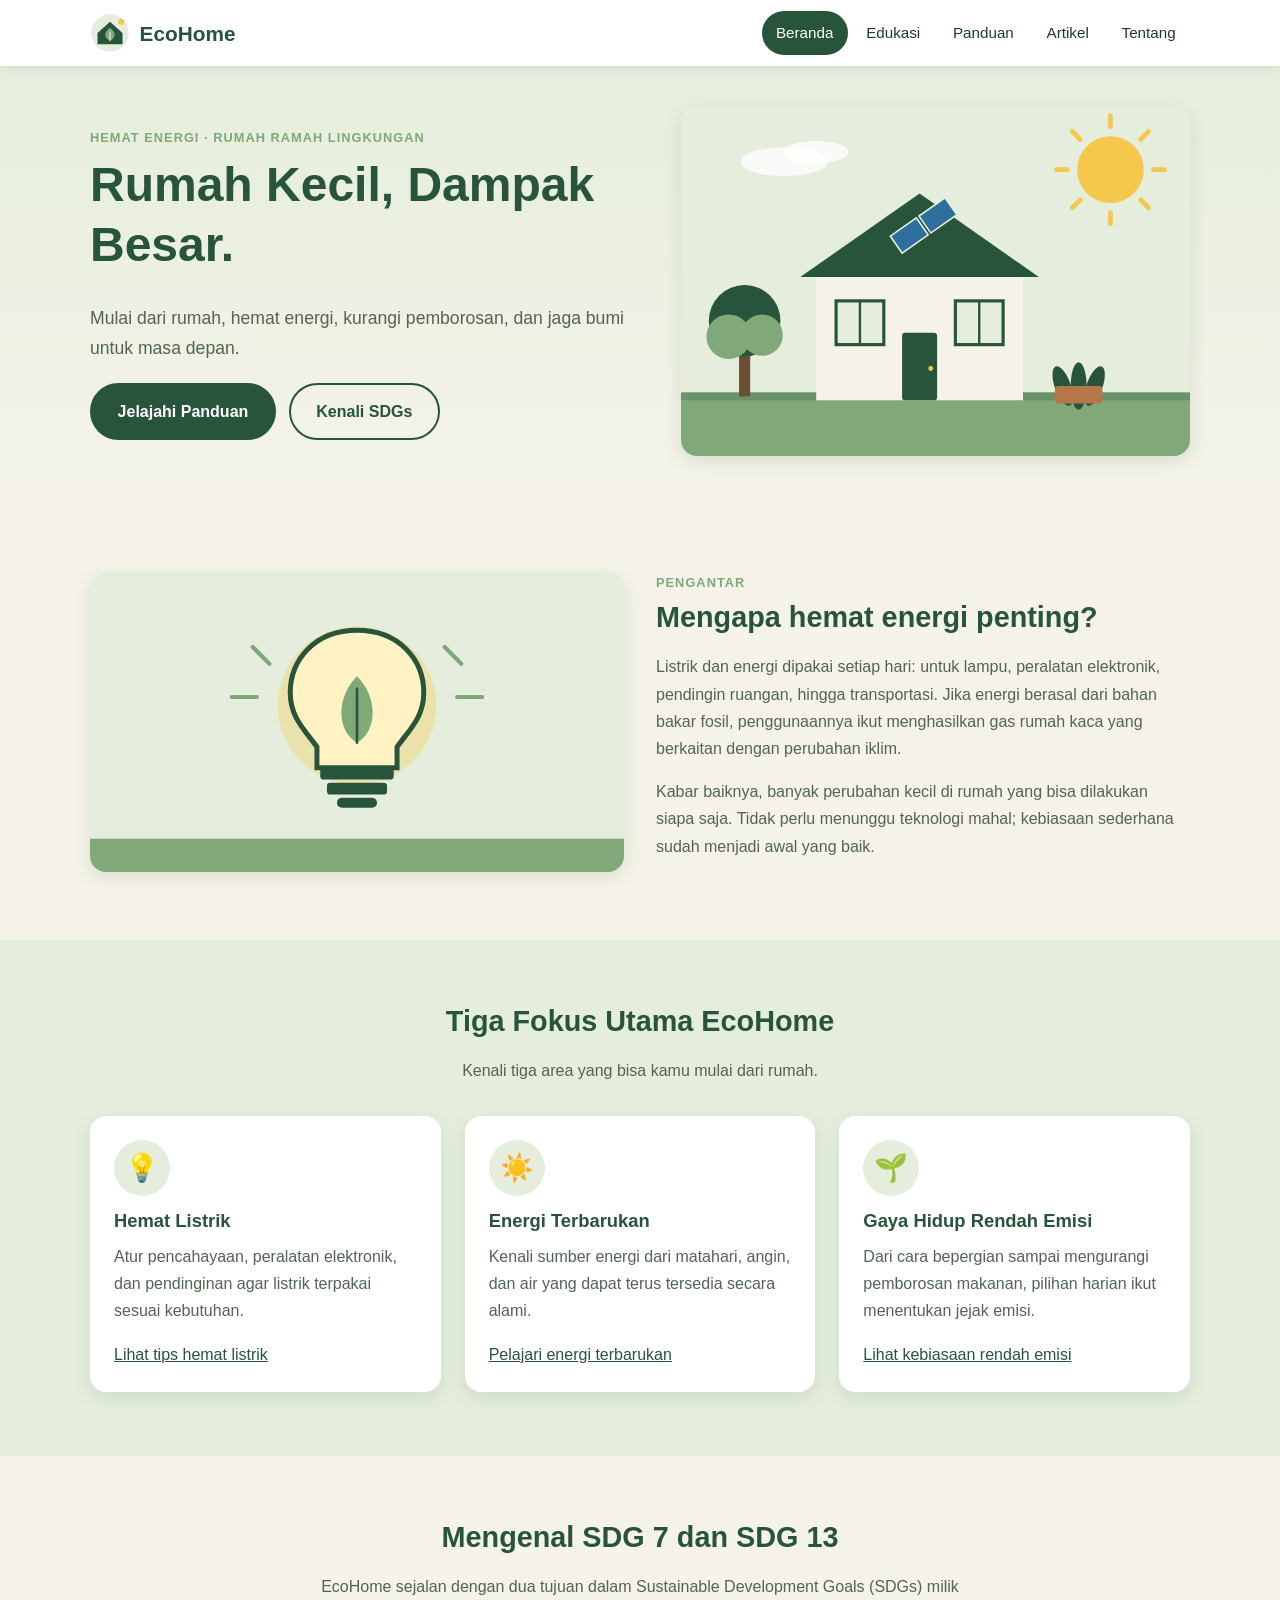
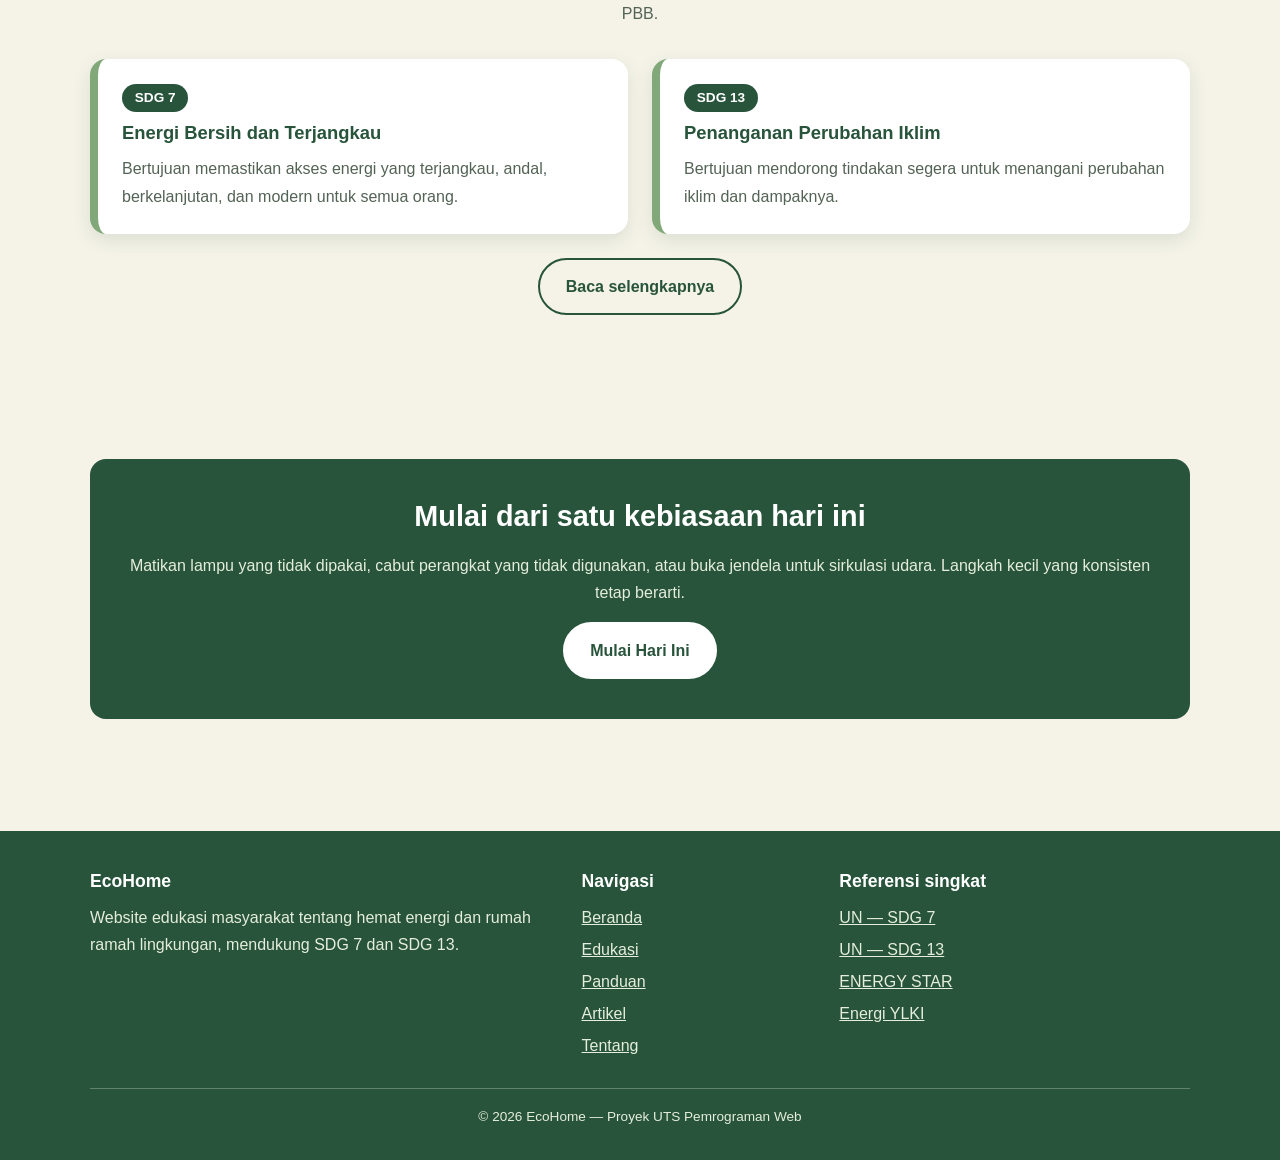
<file: index.html>
<!DOCTYPE html>
<html lang="id">
<head>
  <meta charset="UTF-8">
  <meta name="viewport" content="width=device-width, initial-scale=1.0">
  <meta name="description" content="EcoHome - website edukasi hemat energi dan rumah ramah lingkungan (SDG 7 dan SDG 13).">
  <title>EcoHome — Rumah Hemat Energi</title>
  <link rel="stylesheet" href="css/style.css">
</head>
<body>
  <a class="skip-link" href="#konten">Lewati ke konten utama</a>

  <header class="site-header">
    <div class="container header-inner">
      <a class="brand" href="index.html"><img src="images/logo.svg" alt="" width="40" height="40"><span>EcoHome</span></a>
      <nav aria-label="Navigasi utama">
        <ul class="nav-list">
          <li><a class="nav-link active" href="index.html" aria-current="page">Beranda</a></li>
          <li><a class="nav-link" href="edukasi.html">Edukasi</a></li>
          <li><a class="nav-link" href="panduan.html">Panduan</a></li>
          <li><a class="nav-link" href="artikel.html">Artikel</a></li>
          <li><a class="nav-link" href="tentang.html">Tentang</a></li>
        </ul>
      </nav>
    </div>
  </header>

  <main id="konten">
    <section class="hero">
      <div class="container hero-grid">
        <div>
          <span class="eyebrow">Hemat Energi · Rumah Ramah Lingkungan</span>
          <h1>Rumah Kecil, Dampak Besar.</h1>
          <p class="lead">Mulai dari rumah, hemat energi, kurangi pemborosan, dan jaga bumi untuk masa depan.</p>
          <div class="btn-row">
            <a class="btn btn-primary" href="panduan.html">Jelajahi Panduan</a>
            <a class="btn btn-outline" href="edukasi.html">Kenali SDGs</a>
          </div>
        </div>
        <img class="hero-img" src="images/hero-house.svg" alt="Ilustrasi rumah ramah lingkungan dengan panel surya di atap, pohon, tanaman, dan matahari" width="640" height="440">
      </div>
    </section>

    <section class="section">
      <div class="container split">
        <img src="images/energy-saving.svg" alt="Ilustrasi lampu hemat energi dengan daun hijau di dalamnya" width="640" height="360" loading="lazy">
        <div>
          <span class="eyebrow">Pengantar</span>
          <h2>Mengapa hemat energi penting?</h2>
          <p>Listrik dan energi dipakai setiap hari: untuk lampu, peralatan elektronik, pendingin ruangan, hingga transportasi. Jika energi berasal dari bahan bakar fosil, penggunaannya ikut menghasilkan gas rumah kaca yang berkaitan dengan perubahan iklim.</p>
          <p>Kabar baiknya, banyak perubahan kecil di rumah yang bisa dilakukan siapa saja. Tidak perlu menunggu teknologi mahal; kebiasaan sederhana sudah menjadi awal yang baik.</p>
        </div>
      </div>
    </section>

    <section class="section section-alt">
      <div class="container">
        <div class="section-title">
          <h2>Tiga Fokus Utama EcoHome</h2>
          <p>Kenali tiga area yang bisa kamu mulai dari rumah.</p>
        </div>
        <div class="grid grid-3">
          <article class="card">
            <div class="card-icon" aria-hidden="true">💡</div>
            <h3>Hemat Listrik</h3>
            <p>Atur pencahayaan, peralatan elektronik, dan pendinginan agar listrik terpakai sesuai kebutuhan.</p>
            <a href="panduan.html">Lihat tips hemat listrik</a>
          </article>
          <article class="card">
            <div class="card-icon" aria-hidden="true">☀️</div>
            <h3>Energi Terbarukan</h3>
            <p>Kenali sumber energi dari matahari, angin, dan air yang dapat terus tersedia secara alami.</p>
            <a href="edukasi.html#energi-terbarukan">Pelajari energi terbarukan</a>
          </article>
          <article class="card">
            <div class="card-icon" aria-hidden="true">🌱</div>
            <h3>Gaya Hidup Rendah Emisi</h3>
            <p>Dari cara bepergian sampai mengurangi pemborosan makanan, pilihan harian ikut menentukan jejak emisi.</p>
            <a href="panduan.html#rendah-emisi">Lihat kebiasaan rendah emisi</a>
          </article>
        </div>
      </div>
    </section>

    <section class="section">
      <div class="container">
        <div class="section-title">
          <h2>Mengenal SDG 7 dan SDG 13</h2>
          <p>EcoHome sejalan dengan dua tujuan dalam Sustainable Development Goals (SDGs) milik PBB.</p>
        </div>
        <div class="grid grid-2">
          <article class="card sdg-card">
            <span class="sdg-number">SDG 7</span>
            <h3>Energi Bersih dan Terjangkau</h3>
            <p>Bertujuan memastikan akses energi yang terjangkau, andal, berkelanjutan, dan modern untuk semua orang.</p>
          </article>
          <article class="card sdg-card">
            <span class="sdg-number">SDG 13</span>
            <h3>Penanganan Perubahan Iklim</h3>
            <p>Bertujuan mendorong tindakan segera untuk menangani perubahan iklim dan dampaknya.</p>
          </article>
        </div>
        <p style="text-align:center; margin-top:1.5rem;"><a class="btn btn-outline" href="edukasi.html#sdgs">Baca selengkapnya</a></p>
      </div>
    </section>

    <section class="section">
      <div class="container">
        <div class="cta">
          <h2>Mulai dari satu kebiasaan hari ini</h2>
          <p>Matikan lampu yang tidak dipakai, cabut perangkat yang tidak digunakan, atau buka jendela untuk sirkulasi udara. Langkah kecil yang konsisten tetap berarti.</p>
          <a class="btn btn-primary" style="background:var(--white); color:var(--green-dark); border-color:var(--white);" href="panduan.html#mulai-hari-ini">Mulai Hari Ini</a>
        </div>
      </div>
    </section>
  </main>

  <footer class="site-footer">
    <div class="container">
      <div class="footer-grid">
        <div>
          <h2>EcoHome</h2>
          <p>Website edukasi masyarakat tentang hemat energi dan rumah ramah lingkungan, mendukung SDG 7 dan SDG 13.</p>
        </div>
        <nav aria-label="Navigasi footer">
          <h2>Navigasi</h2>
          <ul class="footer-links">
            <li><a href="index.html">Beranda</a></li>
            <li><a href="edukasi.html">Edukasi</a></li>
            <li><a href="panduan.html">Panduan</a></li>
            <li><a href="artikel.html">Artikel</a></li>
            <li><a href="tentang.html">Tentang</a></li>
          </ul>
        </nav>
        <div>
          <h2>Referensi singkat</h2>
          <ul class="footer-links">
            <li><a href="https://sdgs.un.org/goals/goal7" target="_blank" rel="noopener">UN — SDG 7</a></li>
            <li><a href="https://sdgs.un.org/goals/goal13" target="_blank" rel="noopener">UN — SDG 13</a></li>
            <li><a href="https://www.energystar.gov/saveathome" target="_blank" rel="noopener">ENERGY STAR</a></li>
            <li><a href="https://energi.ylki.or.id/" target="_blank" rel="noopener">Energi YLKI</a></li>
          </ul>
        </div>
      </div>
      <p class="footer-bottom">© 2026 EcoHome — Proyek UTS Pemrograman Web</p>
    </div>
  </footer>
</body>
</html>
</file>
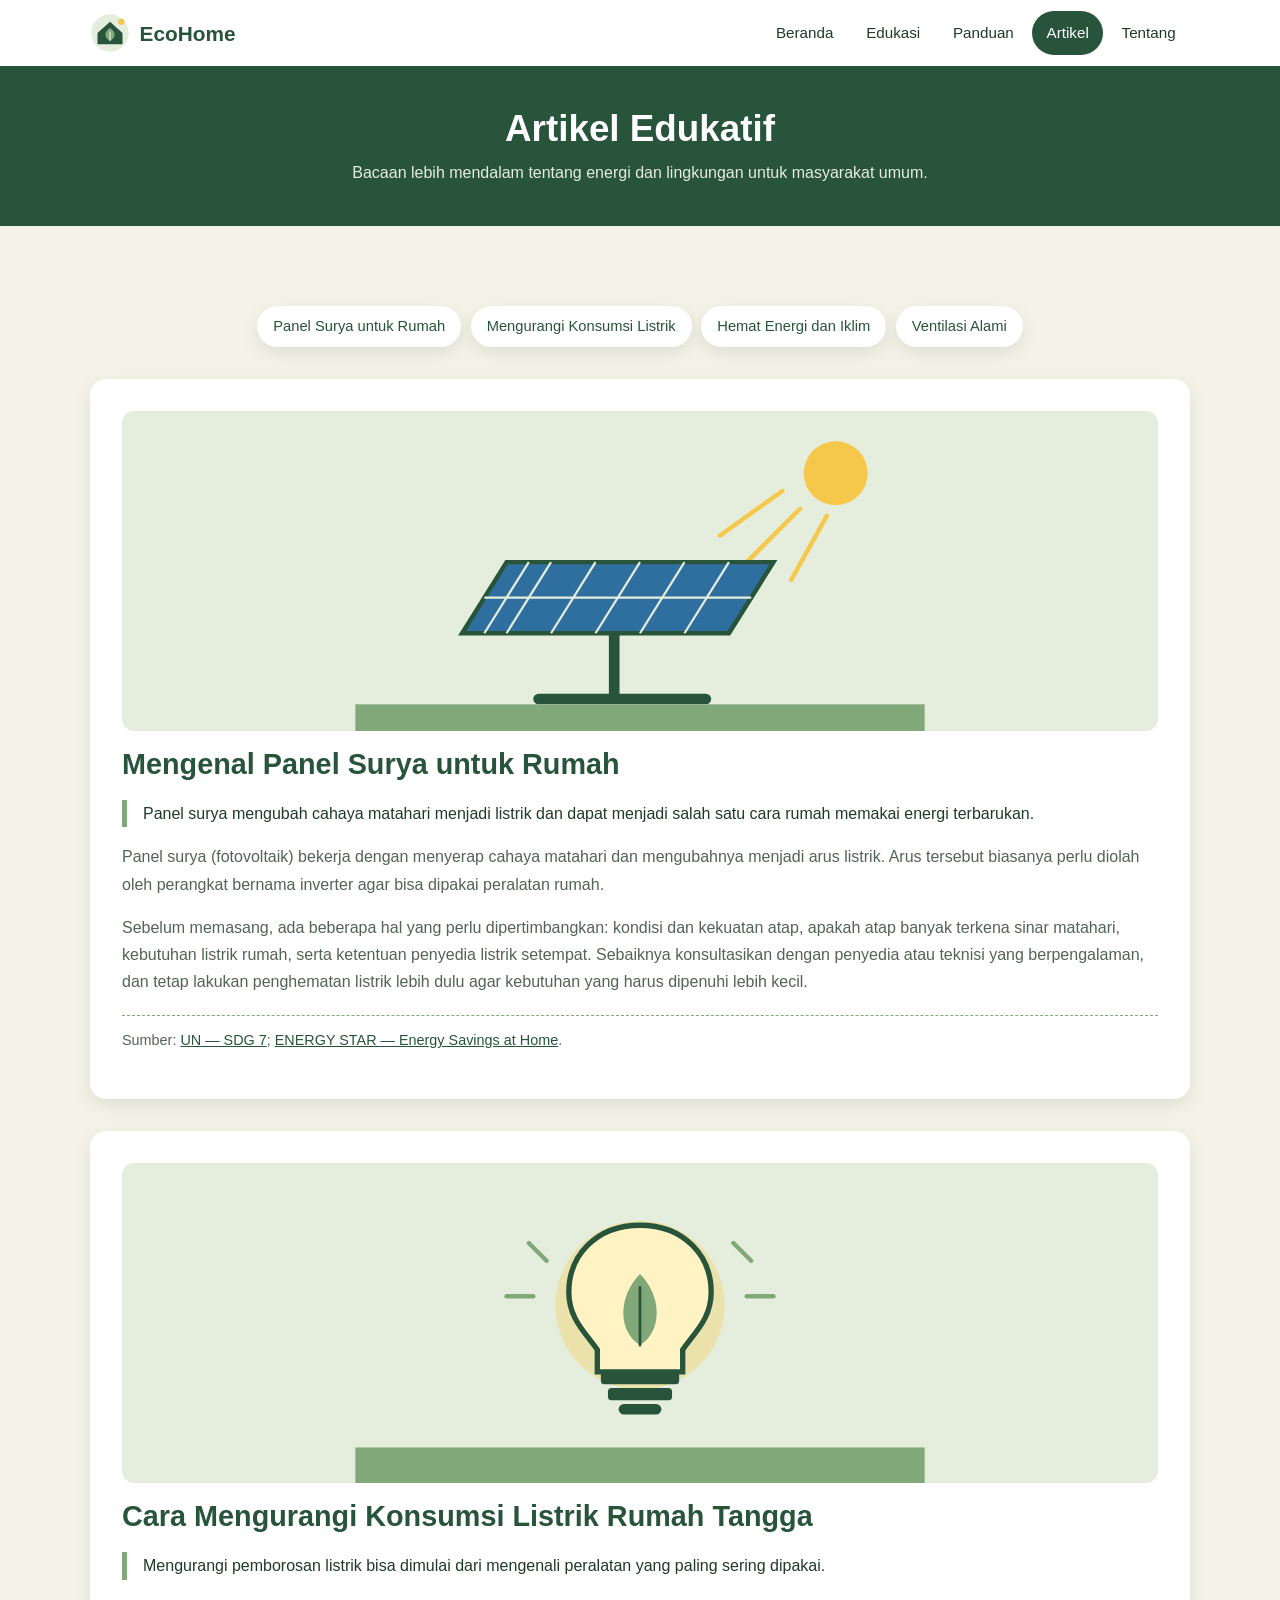
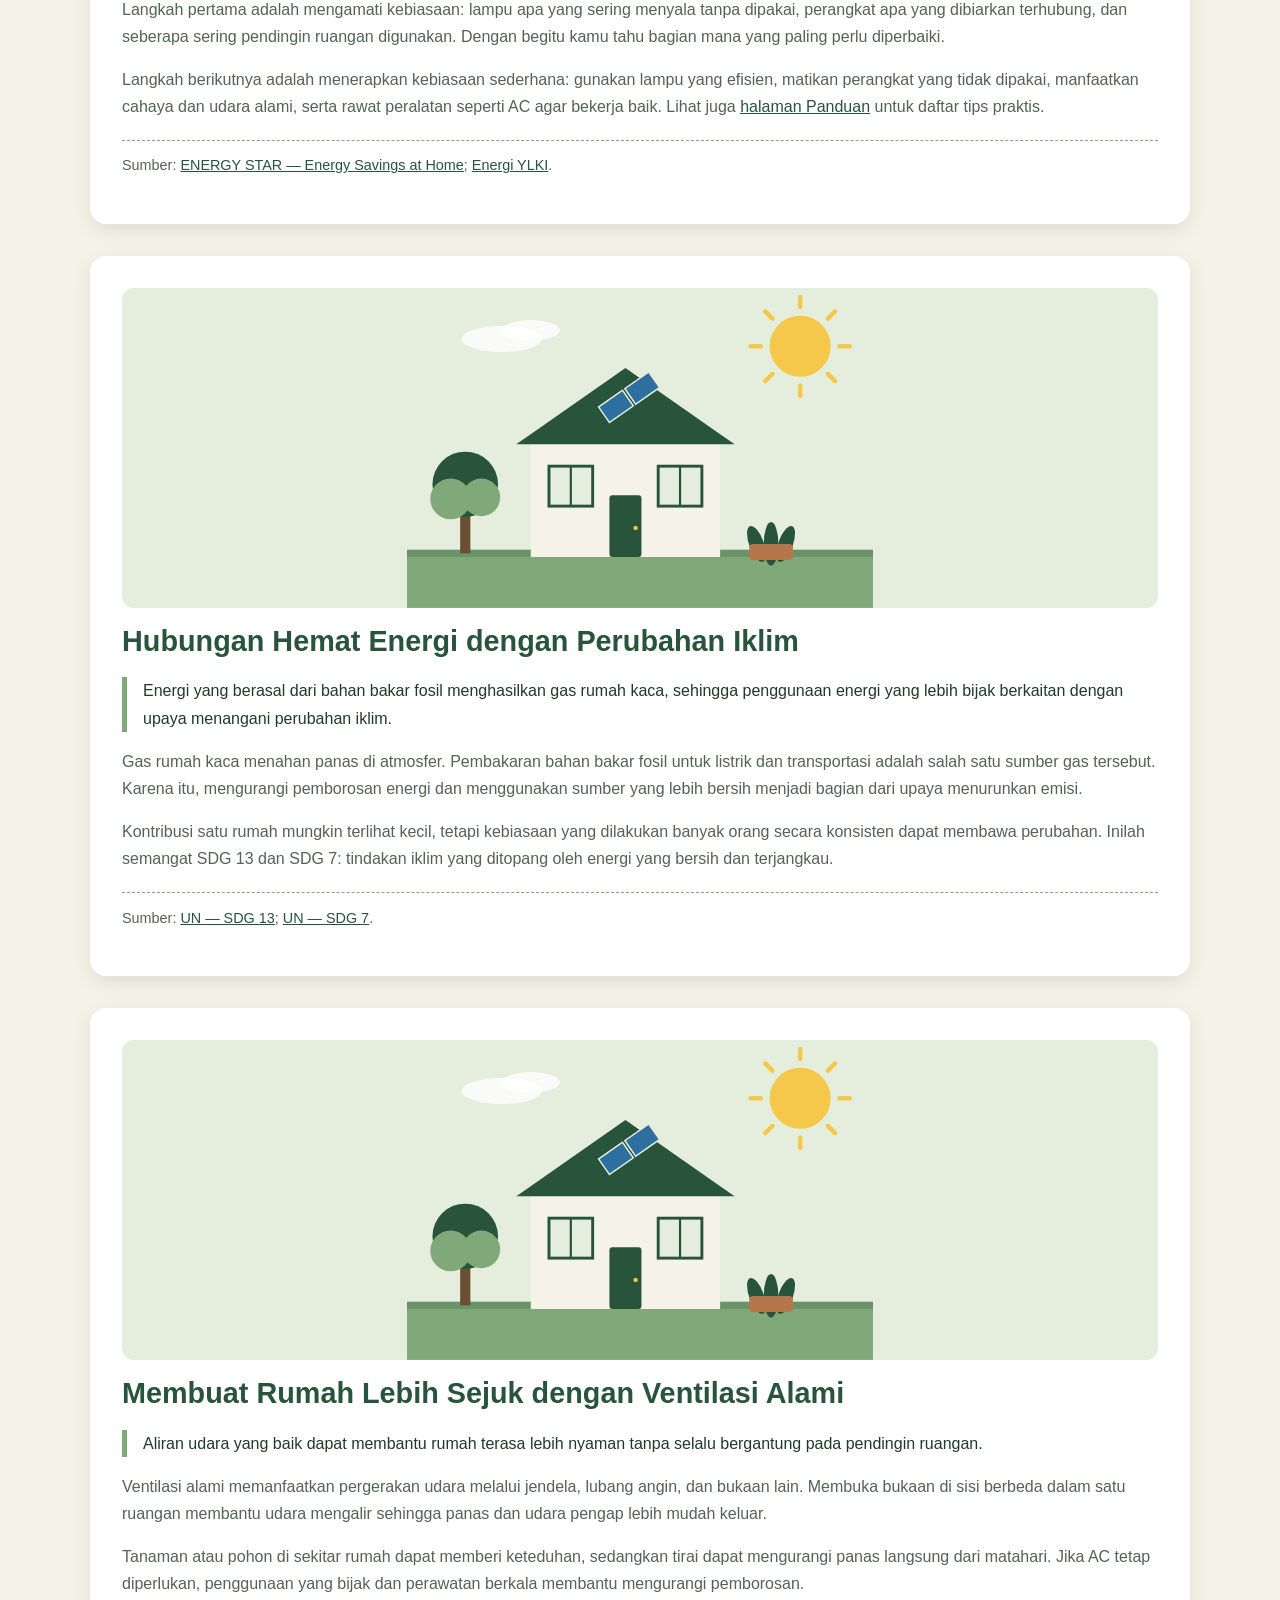
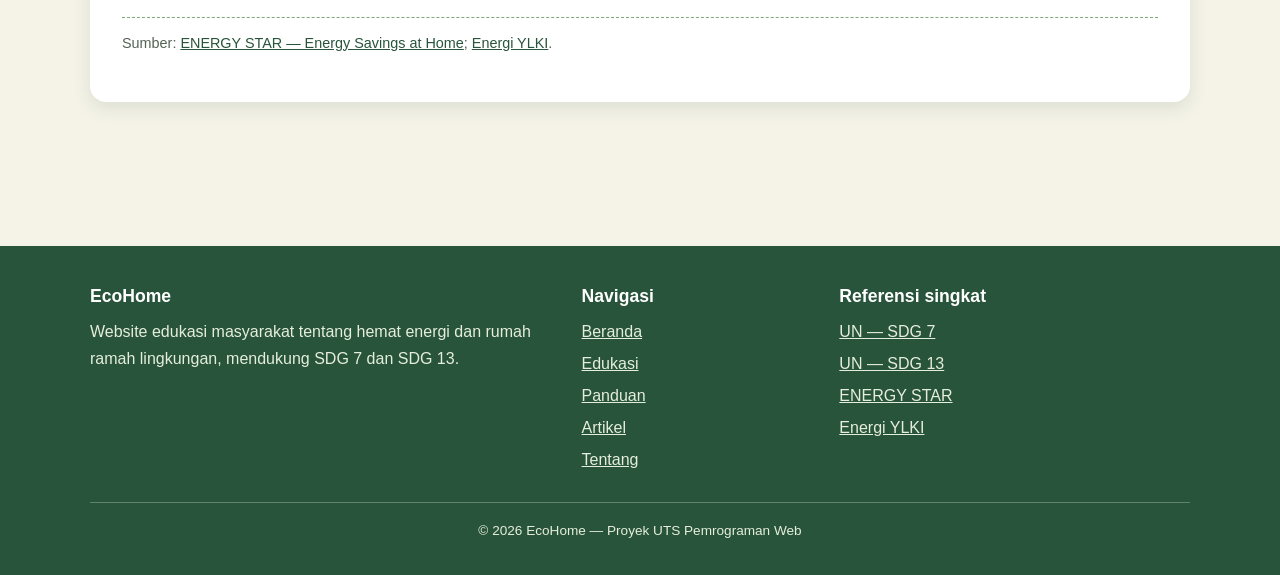
<file: artikel.html>
<!DOCTYPE html>
<html lang="id">
<head>
  <meta charset="UTF-8">
  <meta name="viewport" content="width=device-width, initial-scale=1.0">
  <meta name="description" content="Artikel edukatif: panel surya rumah, mengurangi konsumsi listrik, hemat energi dan perubahan iklim, ventilasi alami.">
  <title>Artikel — EcoHome</title>
  <link rel="stylesheet" href="css/style.css">
</head>
<body>
  <a class="skip-link" href="#konten">Lewati ke konten utama</a>

  <header class="site-header">
    <div class="container header-inner">
      <a class="brand" href="index.html"><img src="images/logo.svg" alt="" width="40" height="40"><span>EcoHome</span></a>
      <nav aria-label="Navigasi utama">
        <ul class="nav-list">
          <li><a class="nav-link" href="index.html">Beranda</a></li>
          <li><a class="nav-link" href="edukasi.html">Edukasi</a></li>
          <li><a class="nav-link" href="panduan.html">Panduan</a></li>
          <li><a class="nav-link active" href="artikel.html" aria-current="page">Artikel</a></li>
          <li><a class="nav-link" href="tentang.html">Tentang</a></li>
        </ul>
      </nav>
    </div>
  </header>

  <main id="konten">
    <section class="page-banner">
      <div class="container">
        <h1>Artikel Edukatif</h1>
        <p>Bacaan lebih mendalam tentang energi dan lingkungan untuk masyarakat umum.</p>
      </div>
    </section>

    <section class="section">
      <div class="container">
        <ul class="toc" aria-label="Daftar artikel">
          <li><a href="#panel-surya">Panel Surya untuk Rumah</a></li>
          <li><a href="#kurangi-listrik">Mengurangi Konsumsi Listrik</a></li>
          <li><a href="#iklim">Hemat Energi dan Iklim</a></li>
          <li><a href="#ventilasi">Ventilasi Alami</a></li>
        </ul>

        <article class="article" id="panel-surya">
          <img src="images/solar-panel.svg" alt="Ilustrasi panel surya dengan sinar matahari" width="640" height="360" loading="lazy">
          <h2>Mengenal Panel Surya untuk Rumah</h2>
          <p class="summary">Panel surya mengubah cahaya matahari menjadi listrik dan dapat menjadi salah satu cara rumah memakai energi terbarukan.</p>
          <p>Panel surya (fotovoltaik) bekerja dengan menyerap cahaya matahari dan mengubahnya menjadi arus listrik. Arus tersebut biasanya perlu diolah oleh perangkat bernama inverter agar bisa dipakai peralatan rumah.</p>
          <p>Sebelum memasang, ada beberapa hal yang perlu dipertimbangkan: kondisi dan kekuatan atap, apakah atap banyak terkena sinar matahari, kebutuhan listrik rumah, serta ketentuan penyedia listrik setempat. Sebaiknya konsultasikan dengan penyedia atau teknisi yang berpengalaman, dan tetap lakukan penghematan listrik lebih dulu agar kebutuhan yang harus dipenuhi lebih kecil.</p>
          <p class="source">Sumber: <a href="https://sdgs.un.org/goals/goal7" target="_blank" rel="noopener">UN — SDG 7</a>; <a href="https://www.energystar.gov/saveathome" target="_blank" rel="noopener">ENERGY STAR — Energy Savings at Home</a>.</p>
        </article>

        <article class="article" id="kurangi-listrik">
          <img src="images/energy-saving.svg" alt="Ilustrasi lampu hemat energi dengan daun hijau" width="640" height="360" loading="lazy">
          <h2>Cara Mengurangi Konsumsi Listrik Rumah Tangga</h2>
          <p class="summary">Mengurangi pemborosan listrik bisa dimulai dari mengenali peralatan yang paling sering dipakai.</p>
          <p>Langkah pertama adalah mengamati kebiasaan: lampu apa yang sering menyala tanpa dipakai, perangkat apa yang dibiarkan terhubung, dan seberapa sering pendingin ruangan digunakan. Dengan begitu kamu tahu bagian mana yang paling perlu diperbaiki.</p>
          <p>Langkah berikutnya adalah menerapkan kebiasaan sederhana: gunakan lampu yang efisien, matikan perangkat yang tidak dipakai, manfaatkan cahaya dan udara alami, serta rawat peralatan seperti AC agar bekerja baik. Lihat juga <a href="panduan.html">halaman Panduan</a> untuk daftar tips praktis.</p>
          <p class="source">Sumber: <a href="https://www.energystar.gov/saveathome" target="_blank" rel="noopener">ENERGY STAR — Energy Savings at Home</a>; <a href="https://energi.ylki.or.id/" target="_blank" rel="noopener">Energi YLKI</a>.</p>
        </article>

        <article class="article" id="iklim">
          <img src="images/hero-house.svg" alt="Ilustrasi rumah ramah lingkungan dengan panel surya dan pohon" width="640" height="440" loading="lazy">
          <h2>Hubungan Hemat Energi dengan Perubahan Iklim</h2>
          <p class="summary">Energi yang berasal dari bahan bakar fosil menghasilkan gas rumah kaca, sehingga penggunaan energi yang lebih bijak berkaitan dengan upaya menangani perubahan iklim.</p>
          <p>Gas rumah kaca menahan panas di atmosfer. Pembakaran bahan bakar fosil untuk listrik dan transportasi adalah salah satu sumber gas tersebut. Karena itu, mengurangi pemborosan energi dan menggunakan sumber yang lebih bersih menjadi bagian dari upaya menurunkan emisi.</p>
          <p>Kontribusi satu rumah mungkin terlihat kecil, tetapi kebiasaan yang dilakukan banyak orang secara konsisten dapat membawa perubahan. Inilah semangat SDG 13 dan SDG 7: tindakan iklim yang ditopang oleh energi yang bersih dan terjangkau.</p>
          <p class="source">Sumber: <a href="https://sdgs.un.org/goals/goal13" target="_blank" rel="noopener">UN — SDG 13</a>; <a href="https://sdgs.un.org/goals/goal7" target="_blank" rel="noopener">UN — SDG 7</a>.</p>
        </article>

        <article class="article" id="ventilasi">
          <img src="images/hero-house.svg" alt="Ilustrasi rumah dengan jendela dan pepohonan di sekitarnya" width="640" height="440" loading="lazy">
          <h2>Membuat Rumah Lebih Sejuk dengan Ventilasi Alami</h2>
          <p class="summary">Aliran udara yang baik dapat membantu rumah terasa lebih nyaman tanpa selalu bergantung pada pendingin ruangan.</p>
          <p>Ventilasi alami memanfaatkan pergerakan udara melalui jendela, lubang angin, dan bukaan lain. Membuka bukaan di sisi berbeda dalam satu ruangan membantu udara mengalir sehingga panas dan udara pengap lebih mudah keluar.</p>
          <p>Tanaman atau pohon di sekitar rumah dapat memberi keteduhan, sedangkan tirai dapat mengurangi panas langsung dari matahari. Jika AC tetap diperlukan, penggunaan yang bijak dan perawatan berkala membantu mengurangi pemborosan.</p>
          <p class="source">Sumber: <a href="https://www.energystar.gov/saveathome" target="_blank" rel="noopener">ENERGY STAR — Energy Savings at Home</a>; <a href="https://energi.ylki.or.id/" target="_blank" rel="noopener">Energi YLKI</a>.</p>
        </article>
      </div>
    </section>
  </main>

  <footer class="site-footer">
    <div class="container">
      <div class="footer-grid">
        <div>
          <h2>EcoHome</h2>
          <p>Website edukasi masyarakat tentang hemat energi dan rumah ramah lingkungan, mendukung SDG 7 dan SDG 13.</p>
        </div>
        <nav aria-label="Navigasi footer">
          <h2>Navigasi</h2>
          <ul class="footer-links">
            <li><a href="index.html">Beranda</a></li>
            <li><a href="edukasi.html">Edukasi</a></li>
            <li><a href="panduan.html">Panduan</a></li>
            <li><a href="artikel.html">Artikel</a></li>
            <li><a href="tentang.html">Tentang</a></li>
          </ul>
        </nav>
        <div>
          <h2>Referensi singkat</h2>
          <ul class="footer-links">
            <li><a href="https://sdgs.un.org/goals/goal7" target="_blank" rel="noopener">UN — SDG 7</a></li>
            <li><a href="https://sdgs.un.org/goals/goal13" target="_blank" rel="noopener">UN — SDG 13</a></li>
            <li><a href="https://www.energystar.gov/saveathome" target="_blank" rel="noopener">ENERGY STAR</a></li>
            <li><a href="https://energi.ylki.or.id/" target="_blank" rel="noopener">Energi YLKI</a></li>
          </ul>
        </div>
      </div>
      <p class="footer-bottom">© 2026 EcoHome — Proyek UTS Pemrograman Web</p>
    </div>
  </footer>
</body>
</html>
</file>
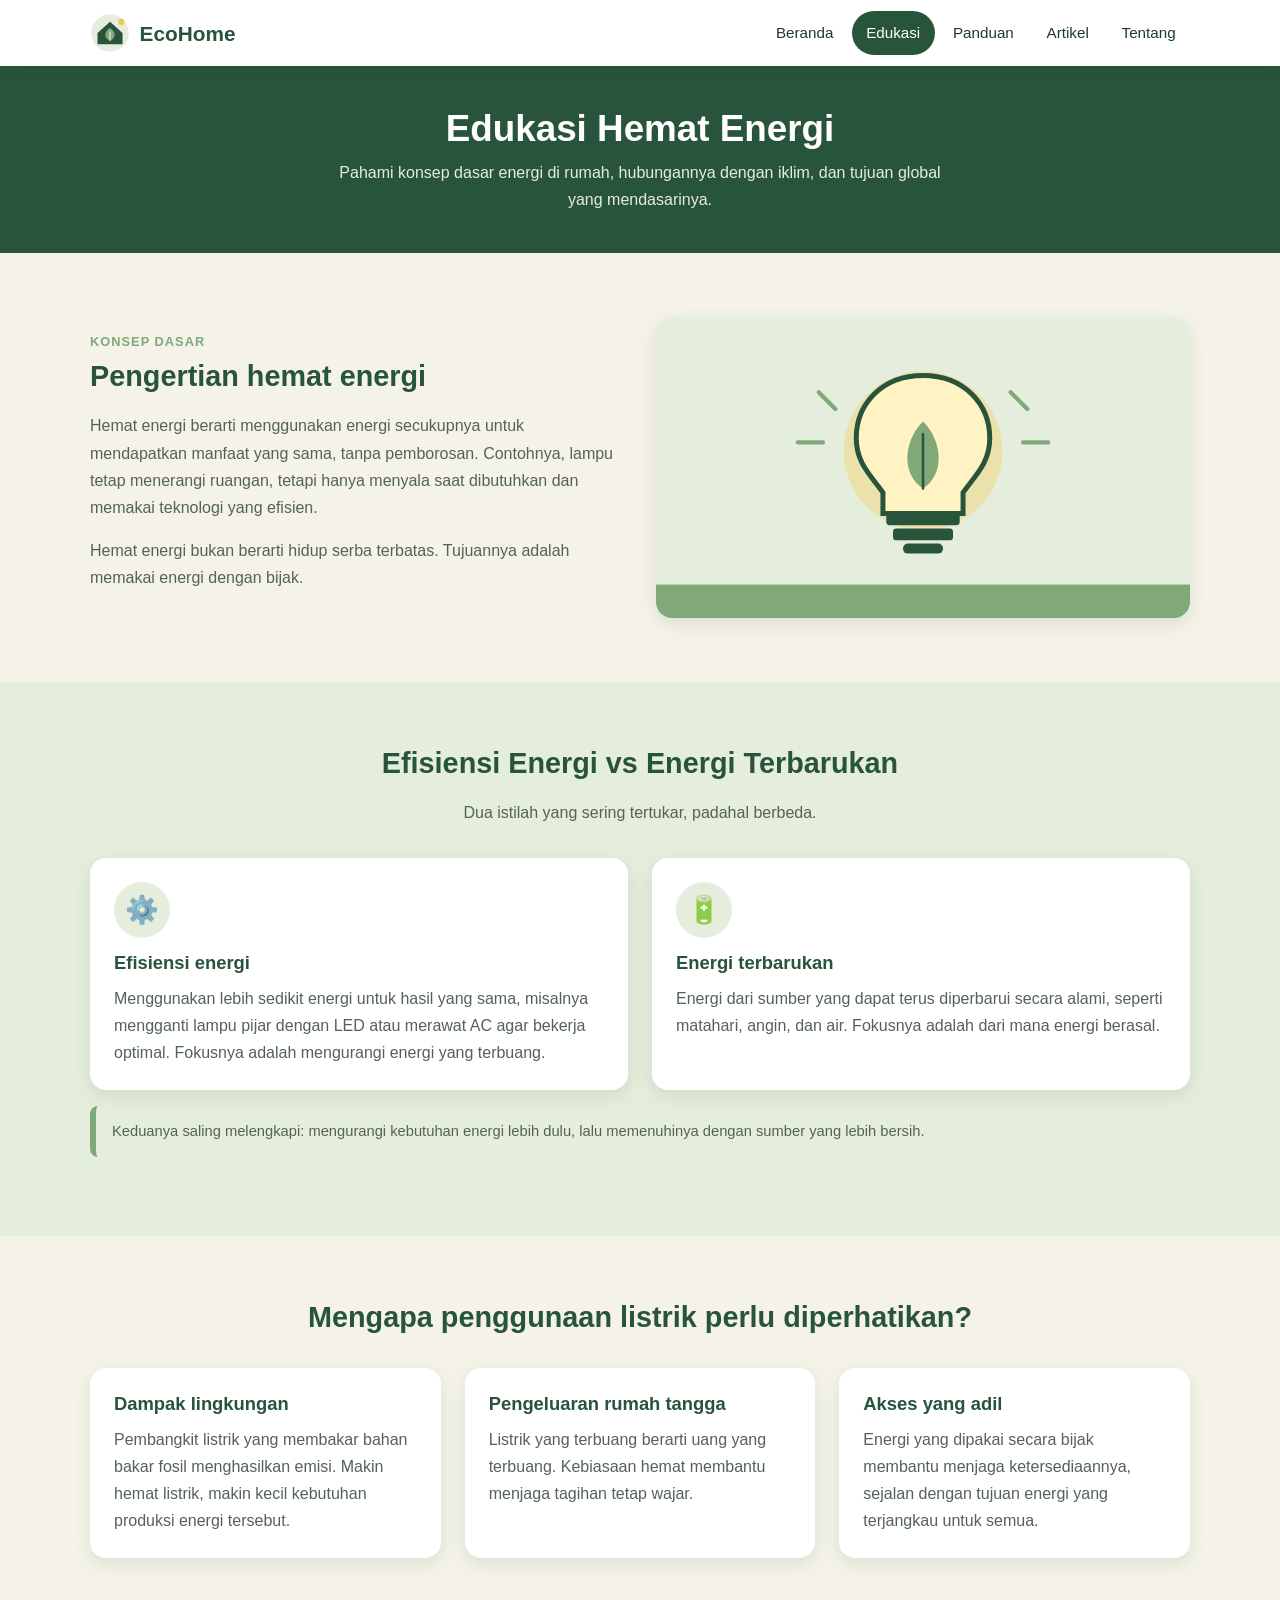
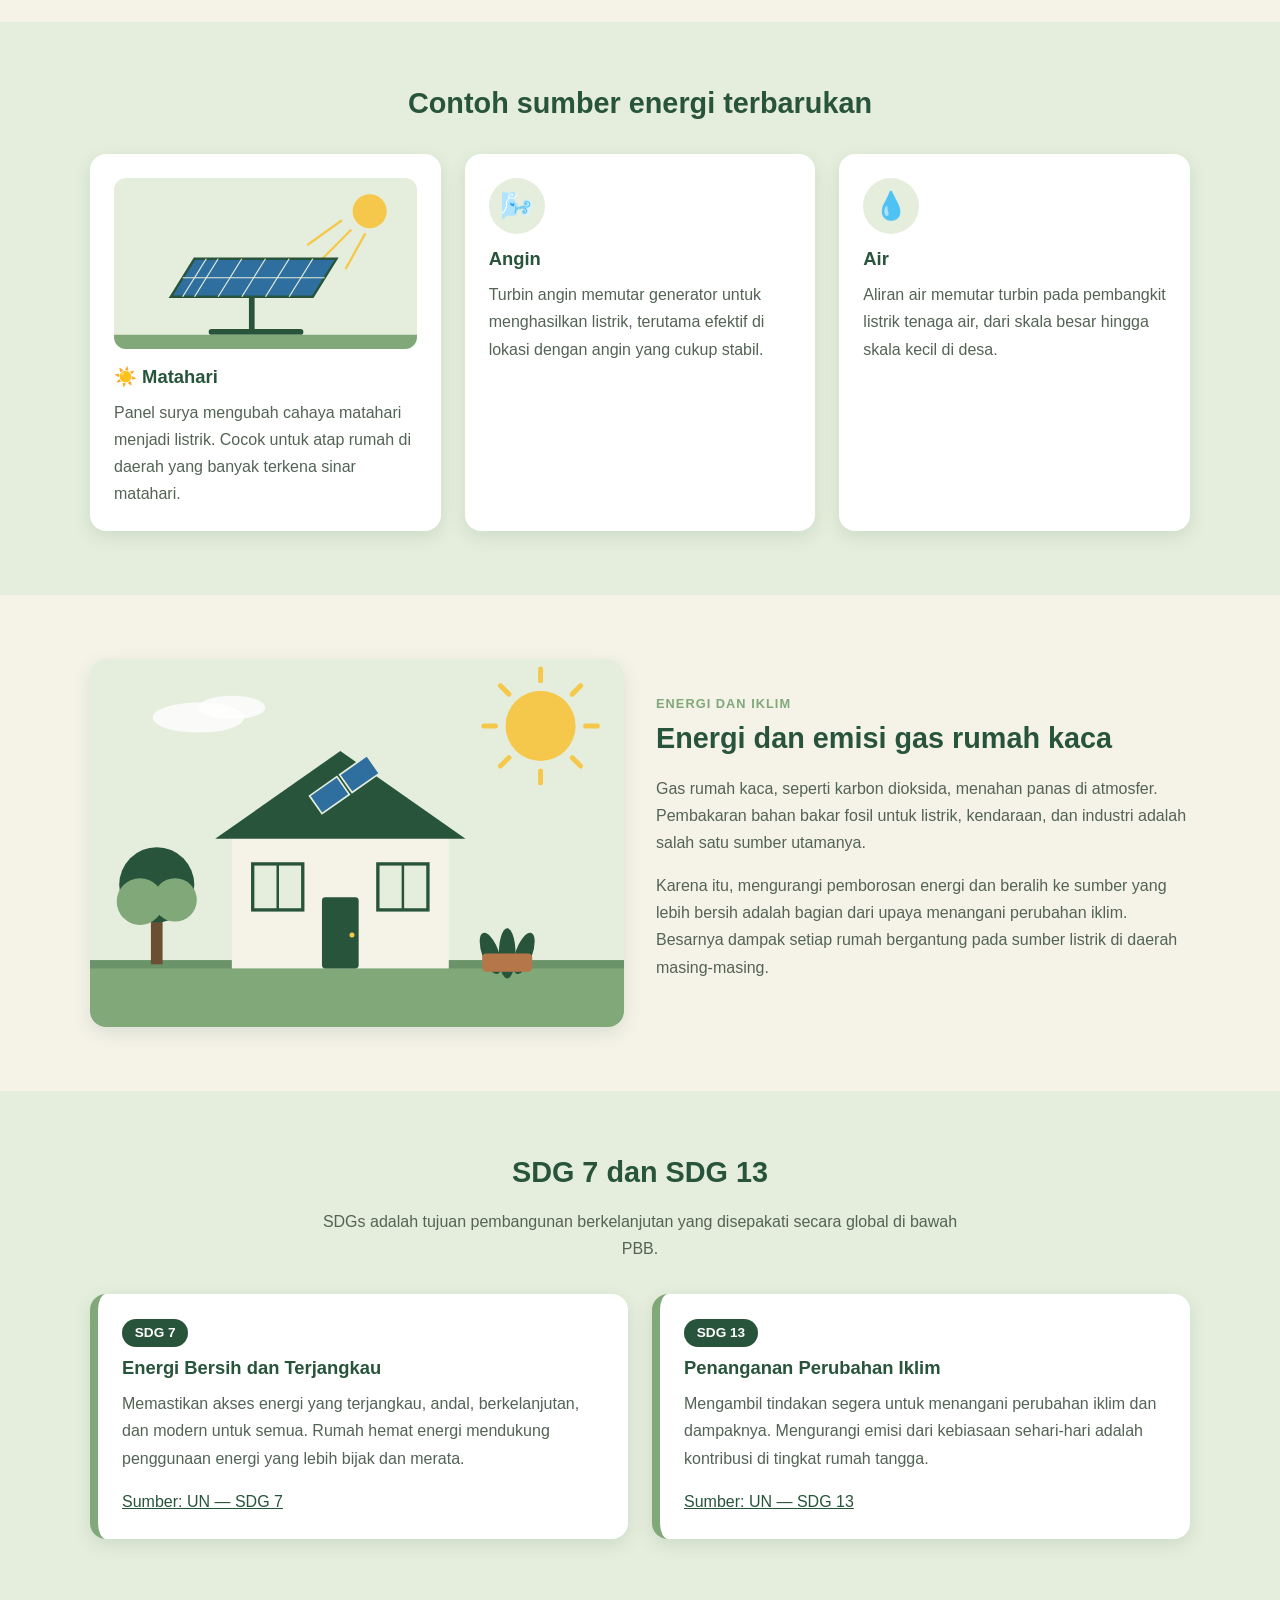
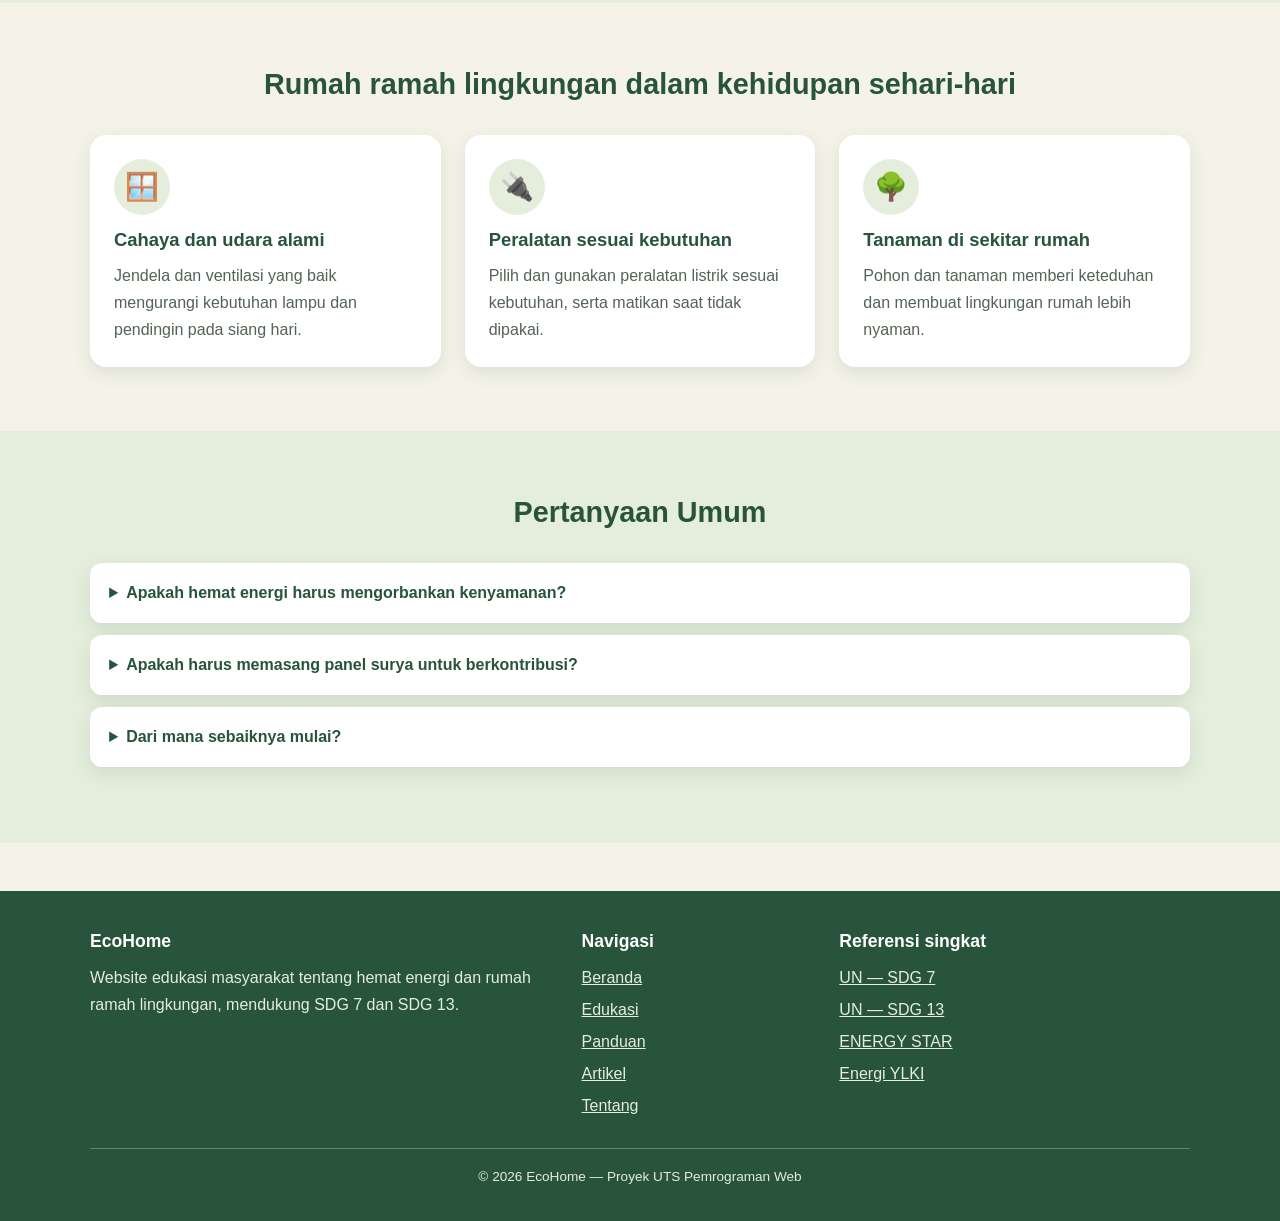
<file: edukasi.html>
<!DOCTYPE html>
<html lang="id">
<head>
  <meta charset="UTF-8">
  <meta name="viewport" content="width=device-width, initial-scale=1.0">
  <meta name="description" content="Dasar-dasar hemat energi, energi terbarukan, emisi gas rumah kaca, SDG 7 dan SDG 13.">
  <title>Edukasi — EcoHome</title>
  <link rel="stylesheet" href="css/style.css">
</head>
<body>
  <a class="skip-link" href="#konten">Lewati ke konten utama</a>

  <header class="site-header">
    <div class="container header-inner">
      <a class="brand" href="index.html"><img src="images/logo.svg" alt="" width="40" height="40"><span>EcoHome</span></a>
      <nav aria-label="Navigasi utama">
        <ul class="nav-list">
          <li><a class="nav-link" href="index.html">Beranda</a></li>
          <li><a class="nav-link active" href="edukasi.html" aria-current="page">Edukasi</a></li>
          <li><a class="nav-link" href="panduan.html">Panduan</a></li>
          <li><a class="nav-link" href="artikel.html">Artikel</a></li>
          <li><a class="nav-link" href="tentang.html">Tentang</a></li>
        </ul>
      </nav>
    </div>
  </header>

  <main id="konten">
    <section class="page-banner">
      <div class="container">
        <h1>Edukasi Hemat Energi</h1>
        <p>Pahami konsep dasar energi di rumah, hubungannya dengan iklim, dan tujuan global yang mendasarinya.</p>
      </div>
    </section>

    <section class="section">
      <div class="container split">
        <div>
          <span class="eyebrow">Konsep dasar</span>
          <h2>Pengertian hemat energi</h2>
          <p>Hemat energi berarti menggunakan energi secukupnya untuk mendapatkan manfaat yang sama, tanpa pemborosan. Contohnya, lampu tetap menerangi ruangan, tetapi hanya menyala saat dibutuhkan dan memakai teknologi yang efisien.</p>
          <p>Hemat energi bukan berarti hidup serba terbatas. Tujuannya adalah memakai energi dengan bijak.</p>
        </div>
        <img src="images/energy-saving.svg" alt="Ilustrasi lampu hemat energi dengan daun hijau" width="640" height="360" loading="lazy">
      </div>
    </section>

    <section class="section section-alt">
      <div class="container">
        <div class="section-title">
          <h2>Efisiensi Energi vs Energi Terbarukan</h2>
          <p>Dua istilah yang sering tertukar, padahal berbeda.</p>
        </div>
        <div class="grid grid-2">
          <article class="card">
            <div class="card-icon" aria-hidden="true">⚙️</div>
            <h3>Efisiensi energi</h3>
            <p>Menggunakan lebih sedikit energi untuk hasil yang sama, misalnya mengganti lampu pijar dengan LED atau merawat AC agar bekerja optimal. Fokusnya adalah mengurangi energi yang terbuang.</p>
          </article>
          <article class="card">
            <div class="card-icon" aria-hidden="true">🔋</div>
            <h3>Energi terbarukan</h3>
            <p>Energi dari sumber yang dapat terus diperbarui secara alami, seperti matahari, angin, dan air. Fokusnya adalah dari mana energi berasal.</p>
          </article>
        </div>
        <p class="note">Keduanya saling melengkapi: mengurangi kebutuhan energi lebih dulu, lalu memenuhinya dengan sumber yang lebih bersih.</p>
      </div>
    </section>

    <section class="section">
      <div class="container">
        <div class="section-title">
          <h2>Mengapa penggunaan listrik perlu diperhatikan?</h2>
        </div>
        <div class="grid grid-3">
          <article class="card">
            <h3>Dampak lingkungan</h3>
            <p>Pembangkit listrik yang membakar bahan bakar fosil menghasilkan emisi. Makin hemat listrik, makin kecil kebutuhan produksi energi tersebut.</p>
          </article>
          <article class="card">
            <h3>Pengeluaran rumah tangga</h3>
            <p>Listrik yang terbuang berarti uang yang terbuang. Kebiasaan hemat membantu menjaga tagihan tetap wajar.</p>
          </article>
          <article class="card">
            <h3>Akses yang adil</h3>
            <p>Energi yang dipakai secara bijak membantu menjaga ketersediaannya, sejalan dengan tujuan energi yang terjangkau untuk semua.</p>
          </article>
        </div>
      </div>
    </section>

    <section class="section section-alt" id="energi-terbarukan">
      <div class="container">
        <div class="section-title">
          <h2>Contoh sumber energi terbarukan</h2>
        </div>
        <div class="grid grid-3">
          <article class="card">
            <img src="images/solar-panel.svg" alt="Ilustrasi panel surya menerima sinar matahari" width="640" height="360" loading="lazy">
            <h3>☀️ Matahari</h3>
            <p>Panel surya mengubah cahaya matahari menjadi listrik. Cocok untuk atap rumah di daerah yang banyak terkena sinar matahari.</p>
          </article>
          <article class="card">
            <div class="card-icon" aria-hidden="true">🌬️</div>
            <h3>Angin</h3>
            <p>Turbin angin memutar generator untuk menghasilkan listrik, terutama efektif di lokasi dengan angin yang cukup stabil.</p>
          </article>
          <article class="card">
            <div class="card-icon" aria-hidden="true">💧</div>
            <h3>Air</h3>
            <p>Aliran air memutar turbin pada pembangkit listrik tenaga air, dari skala besar hingga skala kecil di desa.</p>
          </article>
        </div>
      </div>
    </section>

    <section class="section">
      <div class="container split">
        <img src="images/hero-house.svg" alt="Rumah ramah lingkungan dengan panel surya, pohon, dan tanaman" width="640" height="440" loading="lazy">
        <div>
          <span class="eyebrow">Energi dan iklim</span>
          <h2>Energi dan emisi gas rumah kaca</h2>
          <p>Gas rumah kaca, seperti karbon dioksida, menahan panas di atmosfer. Pembakaran bahan bakar fosil untuk listrik, kendaraan, dan industri adalah salah satu sumber utamanya.</p>
          <p>Karena itu, mengurangi pemborosan energi dan beralih ke sumber yang lebih bersih adalah bagian dari upaya menangani perubahan iklim. Besarnya dampak setiap rumah bergantung pada sumber listrik di daerah masing-masing.</p>
        </div>
      </div>
    </section>

    <section class="section section-alt" id="sdgs">
      <div class="container">
        <div class="section-title">
          <h2>SDG 7 dan SDG 13</h2>
          <p>SDGs adalah tujuan pembangunan berkelanjutan yang disepakati secara global di bawah PBB.</p>
        </div>
        <div class="grid grid-2">
          <article class="card sdg-card">
            <span class="sdg-number">SDG 7</span>
            <h3>Energi Bersih dan Terjangkau</h3>
            <p>Memastikan akses energi yang terjangkau, andal, berkelanjutan, dan modern untuk semua. Rumah hemat energi mendukung penggunaan energi yang lebih bijak dan merata.</p>
            <p><a href="https://sdgs.un.org/goals/goal7" target="_blank" rel="noopener">Sumber: UN — SDG 7</a></p>
          </article>
          <article class="card sdg-card">
            <span class="sdg-number">SDG 13</span>
            <h3>Penanganan Perubahan Iklim</h3>
            <p>Mengambil tindakan segera untuk menangani perubahan iklim dan dampaknya. Mengurangi emisi dari kebiasaan sehari-hari adalah kontribusi di tingkat rumah tangga.</p>
            <p><a href="https://sdgs.un.org/goals/goal13" target="_blank" rel="noopener">Sumber: UN — SDG 13</a></p>
          </article>
        </div>
      </div>
    </section>

    <section class="section">
      <div class="container">
        <div class="section-title">
          <h2>Rumah ramah lingkungan dalam kehidupan sehari-hari</h2>
        </div>
        <div class="grid grid-3">
          <article class="card"><div class="card-icon" aria-hidden="true">🪟</div><h3>Cahaya dan udara alami</h3><p>Jendela dan ventilasi yang baik mengurangi kebutuhan lampu dan pendingin pada siang hari.</p></article>
          <article class="card"><div class="card-icon" aria-hidden="true">🔌</div><h3>Peralatan sesuai kebutuhan</h3><p>Pilih dan gunakan peralatan listrik sesuai kebutuhan, serta matikan saat tidak dipakai.</p></article>
          <article class="card"><div class="card-icon" aria-hidden="true">🌳</div><h3>Tanaman di sekitar rumah</h3><p>Pohon dan tanaman memberi keteduhan dan membuat lingkungan rumah lebih nyaman.</p></article>
        </div>
      </div>
    </section>

    <section class="section section-alt">
      <div class="container">
        <div class="section-title"><h2>Pertanyaan Umum</h2></div>
        <details>
          <summary>Apakah hemat energi harus mengorbankan kenyamanan?</summary>
          <p>Tidak. Hemat energi berarti menghilangkan pemborosan, misalnya lampu menyala di ruangan kosong, sambil tetap menjaga kenyamanan.</p>
        </details>
        <details>
          <summary>Apakah harus memasang panel surya untuk berkontribusi?</summary>
          <p>Tidak harus. Mengubah kebiasaan dan merawat peralatan sudah menjadi kontribusi nyata. Panel surya adalah salah satu opsi tambahan jika memungkinkan.</p>
        </details>
        <details>
          <summary>Dari mana sebaiknya mulai?</summary>
          <p>Mulailah dari kebiasaan termudah, lalu lanjutkan dengan <a href="panduan.html">panduan praktis</a> kami.</p>
        </details>
      </div>
    </section>
  </main>

  <footer class="site-footer">
    <div class="container">
      <div class="footer-grid">
        <div>
          <h2>EcoHome</h2>
          <p>Website edukasi masyarakat tentang hemat energi dan rumah ramah lingkungan, mendukung SDG 7 dan SDG 13.</p>
        </div>
        <nav aria-label="Navigasi footer">
          <h2>Navigasi</h2>
          <ul class="footer-links">
            <li><a href="index.html">Beranda</a></li>
            <li><a href="edukasi.html">Edukasi</a></li>
            <li><a href="panduan.html">Panduan</a></li>
            <li><a href="artikel.html">Artikel</a></li>
            <li><a href="tentang.html">Tentang</a></li>
          </ul>
        </nav>
        <div>
          <h2>Referensi singkat</h2>
          <ul class="footer-links">
            <li><a href="https://sdgs.un.org/goals/goal7" target="_blank" rel="noopener">UN — SDG 7</a></li>
            <li><a href="https://sdgs.un.org/goals/goal13" target="_blank" rel="noopener">UN — SDG 13</a></li>
            <li><a href="https://www.energystar.gov/saveathome" target="_blank" rel="noopener">ENERGY STAR</a></li>
            <li><a href="https://energi.ylki.or.id/" target="_blank" rel="noopener">Energi YLKI</a></li>
          </ul>
        </div>
      </div>
      <p class="footer-bottom">© 2026 EcoHome — Proyek UTS Pemrograman Web</p>
    </div>
  </footer>
</body>
</html>
</file>
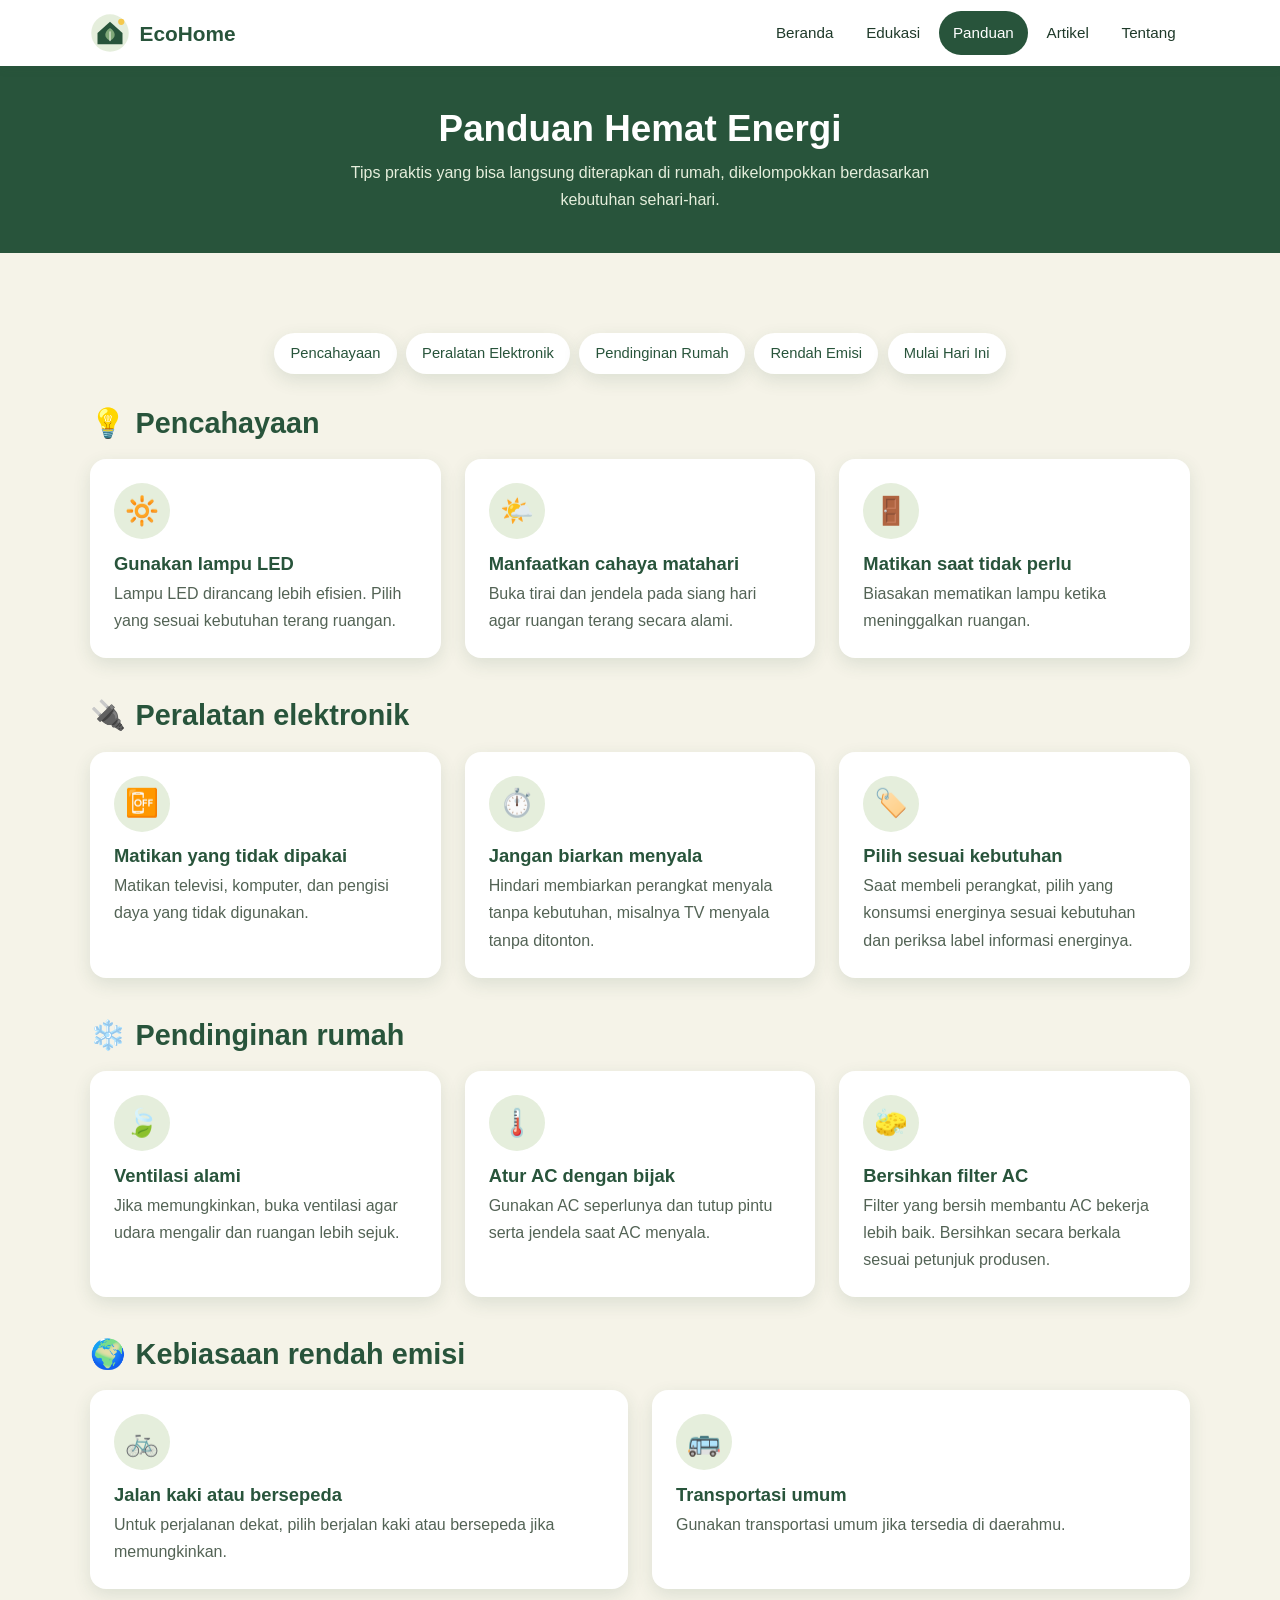
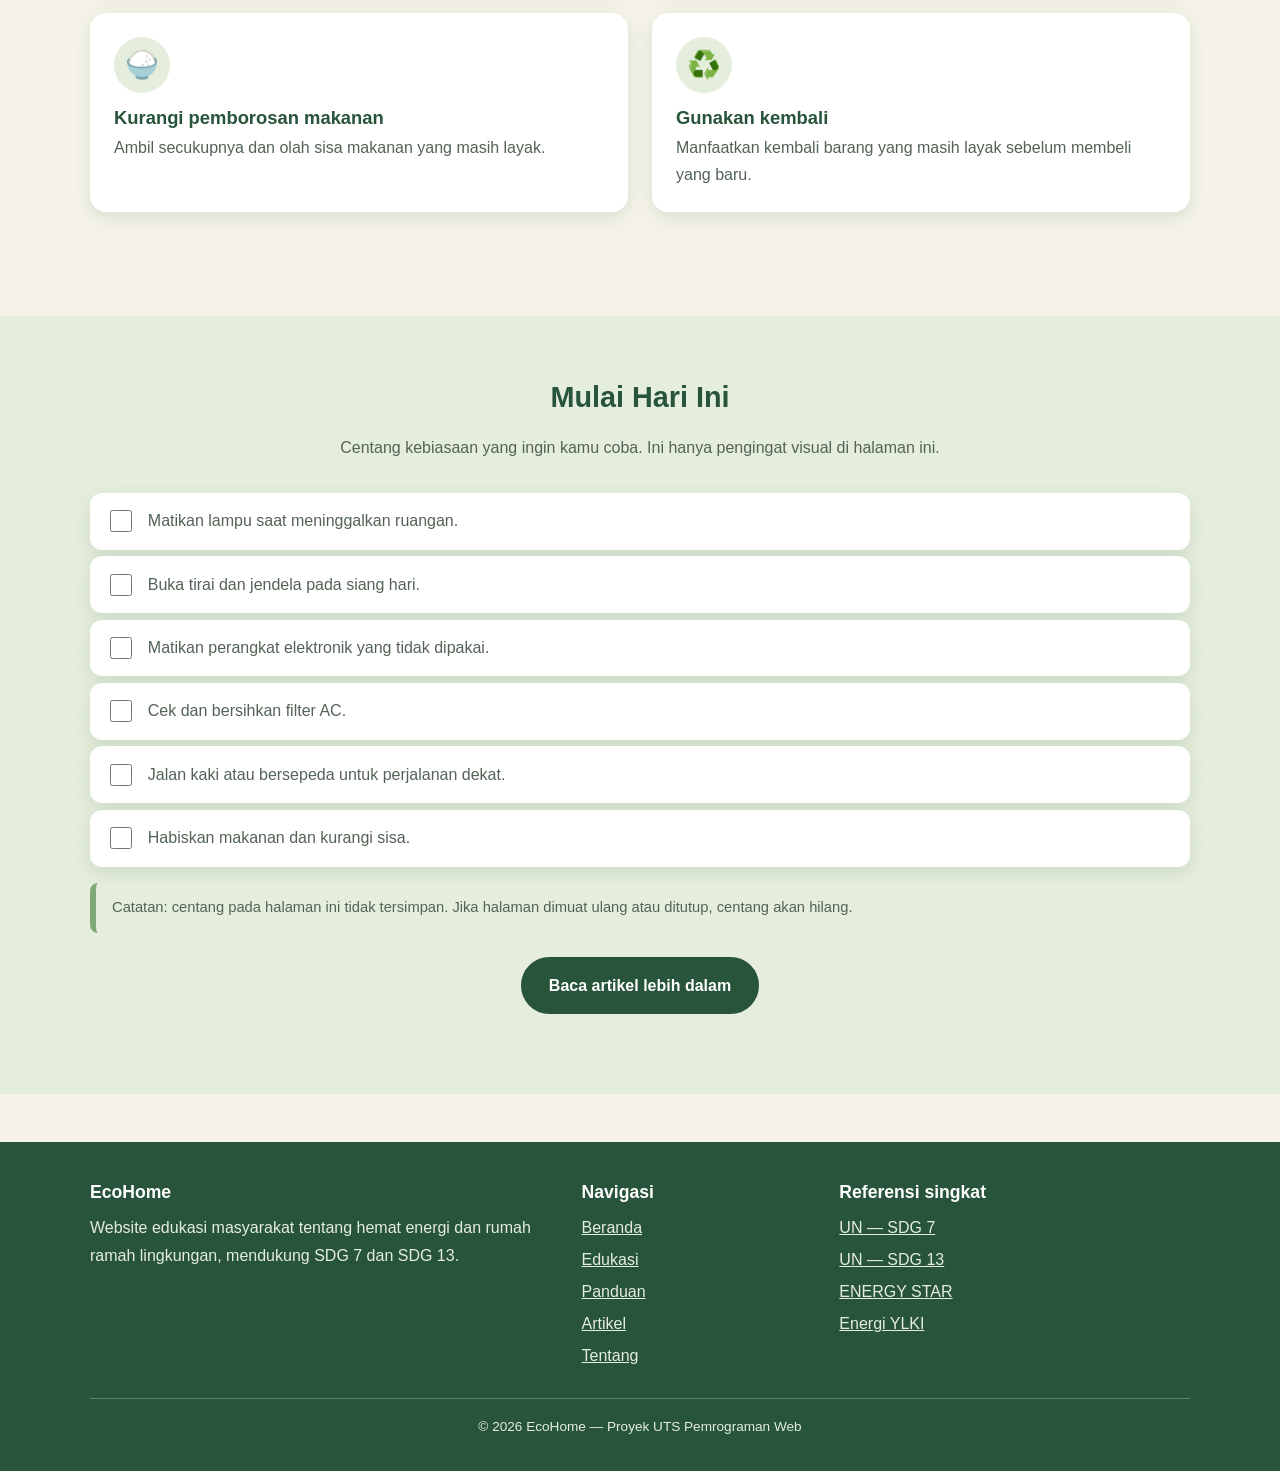
<file: panduan.html>
<!DOCTYPE html>
<html lang="id">
<head>
  <meta charset="UTF-8">
  <meta name="viewport" content="width=device-width, initial-scale=1.0">
  <meta name="description" content="Tips praktis hemat energi di rumah: pencahayaan, peralatan elektronik, pendinginan, dan kebiasaan rendah emisi.">
  <title>Panduan — EcoHome</title>
  <link rel="stylesheet" href="css/style.css">
</head>
<body>
  <a class="skip-link" href="#konten">Lewati ke konten utama</a>

  <header class="site-header">
    <div class="container header-inner">
      <a class="brand" href="index.html"><img src="images/logo.svg" alt="" width="40" height="40"><span>EcoHome</span></a>
      <nav aria-label="Navigasi utama">
        <ul class="nav-list">
          <li><a class="nav-link" href="index.html">Beranda</a></li>
          <li><a class="nav-link" href="edukasi.html">Edukasi</a></li>
          <li><a class="nav-link active" href="panduan.html" aria-current="page">Panduan</a></li>
          <li><a class="nav-link" href="artikel.html">Artikel</a></li>
          <li><a class="nav-link" href="tentang.html">Tentang</a></li>
        </ul>
      </nav>
    </div>
  </header>

  <main id="konten">
    <section class="page-banner">
      <div class="container">
        <h1>Panduan Hemat Energi</h1>
        <p>Tips praktis yang bisa langsung diterapkan di rumah, dikelompokkan berdasarkan kebutuhan sehari-hari.</p>
      </div>
    </section>

    <section class="section">
      <div class="container">
        <ul class="toc" aria-label="Daftar bagian">
          <li><a href="#pencahayaan">Pencahayaan</a></li>
          <li><a href="#elektronik">Peralatan Elektronik</a></li>
          <li><a href="#pendinginan">Pendinginan Rumah</a></li>
          <li><a href="#rendah-emisi">Rendah Emisi</a></li>
          <li><a href="#mulai-hari-ini">Mulai Hari Ini</a></li>
        </ul>

        <div class="tip-group" id="pencahayaan">
          <h2><span aria-hidden="true">💡</span> Pencahayaan</h2>
          <div class="grid grid-3">
            <article class="card tip-card"><div class="card-icon" aria-hidden="true">🔆</div><h3>Gunakan lampu LED</h3><p>Lampu LED dirancang lebih efisien. Pilih yang sesuai kebutuhan terang ruangan.</p></article>
            <article class="card tip-card"><div class="card-icon" aria-hidden="true">🌤️</div><h3>Manfaatkan cahaya matahari</h3><p>Buka tirai dan jendela pada siang hari agar ruangan terang secara alami.</p></article>
            <article class="card tip-card"><div class="card-icon" aria-hidden="true">🚪</div><h3>Matikan saat tidak perlu</h3><p>Biasakan mematikan lampu ketika meninggalkan ruangan.</p></article>
          </div>
        </div>

        <div class="tip-group" id="elektronik">
          <h2><span aria-hidden="true">🔌</span> Peralatan elektronik</h2>
          <div class="grid grid-3">
            <article class="card tip-card"><div class="card-icon" aria-hidden="true">📴</div><h3>Matikan yang tidak dipakai</h3><p>Matikan televisi, komputer, dan pengisi daya yang tidak digunakan.</p></article>
            <article class="card tip-card"><div class="card-icon" aria-hidden="true">⏱️</div><h3>Jangan biarkan menyala</h3><p>Hindari membiarkan perangkat menyala tanpa kebutuhan, misalnya TV menyala tanpa ditonton.</p></article>
            <article class="card tip-card"><div class="card-icon" aria-hidden="true">🏷️</div><h3>Pilih sesuai kebutuhan</h3><p>Saat membeli perangkat, pilih yang konsumsi energinya sesuai kebutuhan dan periksa label informasi energinya.</p></article>
          </div>
        </div>

        <div class="tip-group" id="pendinginan">
          <h2><span aria-hidden="true">❄️</span> Pendinginan rumah</h2>
          <div class="grid grid-3">
            <article class="card tip-card"><div class="card-icon" aria-hidden="true">🍃</div><h3>Ventilasi alami</h3><p>Jika memungkinkan, buka ventilasi agar udara mengalir dan ruangan lebih sejuk.</p></article>
            <article class="card tip-card"><div class="card-icon" aria-hidden="true">🌡️</div><h3>Atur AC dengan bijak</h3><p>Gunakan AC seperlunya dan tutup pintu serta jendela saat AC menyala.</p></article>
            <article class="card tip-card"><div class="card-icon" aria-hidden="true">🧽</div><h3>Bersihkan filter AC</h3><p>Filter yang bersih membantu AC bekerja lebih baik. Bersihkan secara berkala sesuai petunjuk produsen.</p></article>
          </div>
        </div>

        <div class="tip-group" id="rendah-emisi">
          <h2><span aria-hidden="true">🌍</span> Kebiasaan rendah emisi</h2>
          <div class="grid grid-2">
            <article class="card tip-card"><div class="card-icon" aria-hidden="true">🚲</div><h3>Jalan kaki atau bersepeda</h3><p>Untuk perjalanan dekat, pilih berjalan kaki atau bersepeda jika memungkinkan.</p></article>
            <article class="card tip-card"><div class="card-icon" aria-hidden="true">🚌</div><h3>Transportasi umum</h3><p>Gunakan transportasi umum jika tersedia di daerahmu.</p></article>
            <article class="card tip-card"><div class="card-icon" aria-hidden="true">🍚</div><h3>Kurangi pemborosan makanan</h3><p>Ambil secukupnya dan olah sisa makanan yang masih layak.</p></article>
            <article class="card tip-card"><div class="card-icon" aria-hidden="true">♻️</div><h3>Gunakan kembali</h3><p>Manfaatkan kembali barang yang masih layak sebelum membeli yang baru.</p></article>
          </div>
        </div>
      </div>
    </section>

    <section class="section section-alt" id="mulai-hari-ini">
      <div class="container">
        <div class="section-title">
          <h2>Mulai Hari Ini</h2>
          <p>Centang kebiasaan yang ingin kamu coba. Ini hanya pengingat visual di halaman ini.</p>
        </div>
        <ul class="checklist">
          <li><label><input type="checkbox"><span>Matikan lampu saat meninggalkan ruangan.</span></label></li>
          <li><label><input type="checkbox"><span>Buka tirai dan jendela pada siang hari.</span></label></li>
          <li><label><input type="checkbox"><span>Matikan perangkat elektronik yang tidak dipakai.</span></label></li>
          <li><label><input type="checkbox"><span>Cek dan bersihkan filter AC.</span></label></li>
          <li><label><input type="checkbox"><span>Jalan kaki atau bersepeda untuk perjalanan dekat.</span></label></li>
          <li><label><input type="checkbox"><span>Habiskan makanan dan kurangi sisa.</span></label></li>
        </ul>
        <p class="note">Catatan: centang pada halaman ini tidak tersimpan. Jika halaman dimuat ulang atau ditutup, centang akan hilang.</p>
        <p style="text-align:center; margin-top:1.5rem;"><a class="btn btn-primary" href="artikel.html">Baca artikel lebih dalam</a></p>
      </div>
    </section>
  </main>

  <footer class="site-footer">
    <div class="container">
      <div class="footer-grid">
        <div>
          <h2>EcoHome</h2>
          <p>Website edukasi masyarakat tentang hemat energi dan rumah ramah lingkungan, mendukung SDG 7 dan SDG 13.</p>
        </div>
        <nav aria-label="Navigasi footer">
          <h2>Navigasi</h2>
          <ul class="footer-links">
            <li><a href="index.html">Beranda</a></li>
            <li><a href="edukasi.html">Edukasi</a></li>
            <li><a href="panduan.html">Panduan</a></li>
            <li><a href="artikel.html">Artikel</a></li>
            <li><a href="tentang.html">Tentang</a></li>
          </ul>
        </nav>
        <div>
          <h2>Referensi singkat</h2>
          <ul class="footer-links">
            <li><a href="https://sdgs.un.org/goals/goal7" target="_blank" rel="noopener">UN — SDG 7</a></li>
            <li><a href="https://sdgs.un.org/goals/goal13" target="_blank" rel="noopener">UN — SDG 13</a></li>
            <li><a href="https://www.energystar.gov/saveathome" target="_blank" rel="noopener">ENERGY STAR</a></li>
            <li><a href="https://energi.ylki.or.id/" target="_blank" rel="noopener">Energi YLKI</a></li>
          </ul>
        </div>
      </div>
      <p class="footer-bottom">© 2026 EcoHome — Proyek UTS Pemrograman Web</p>
    </div>
  </footer>
</body>
</html>
</file>
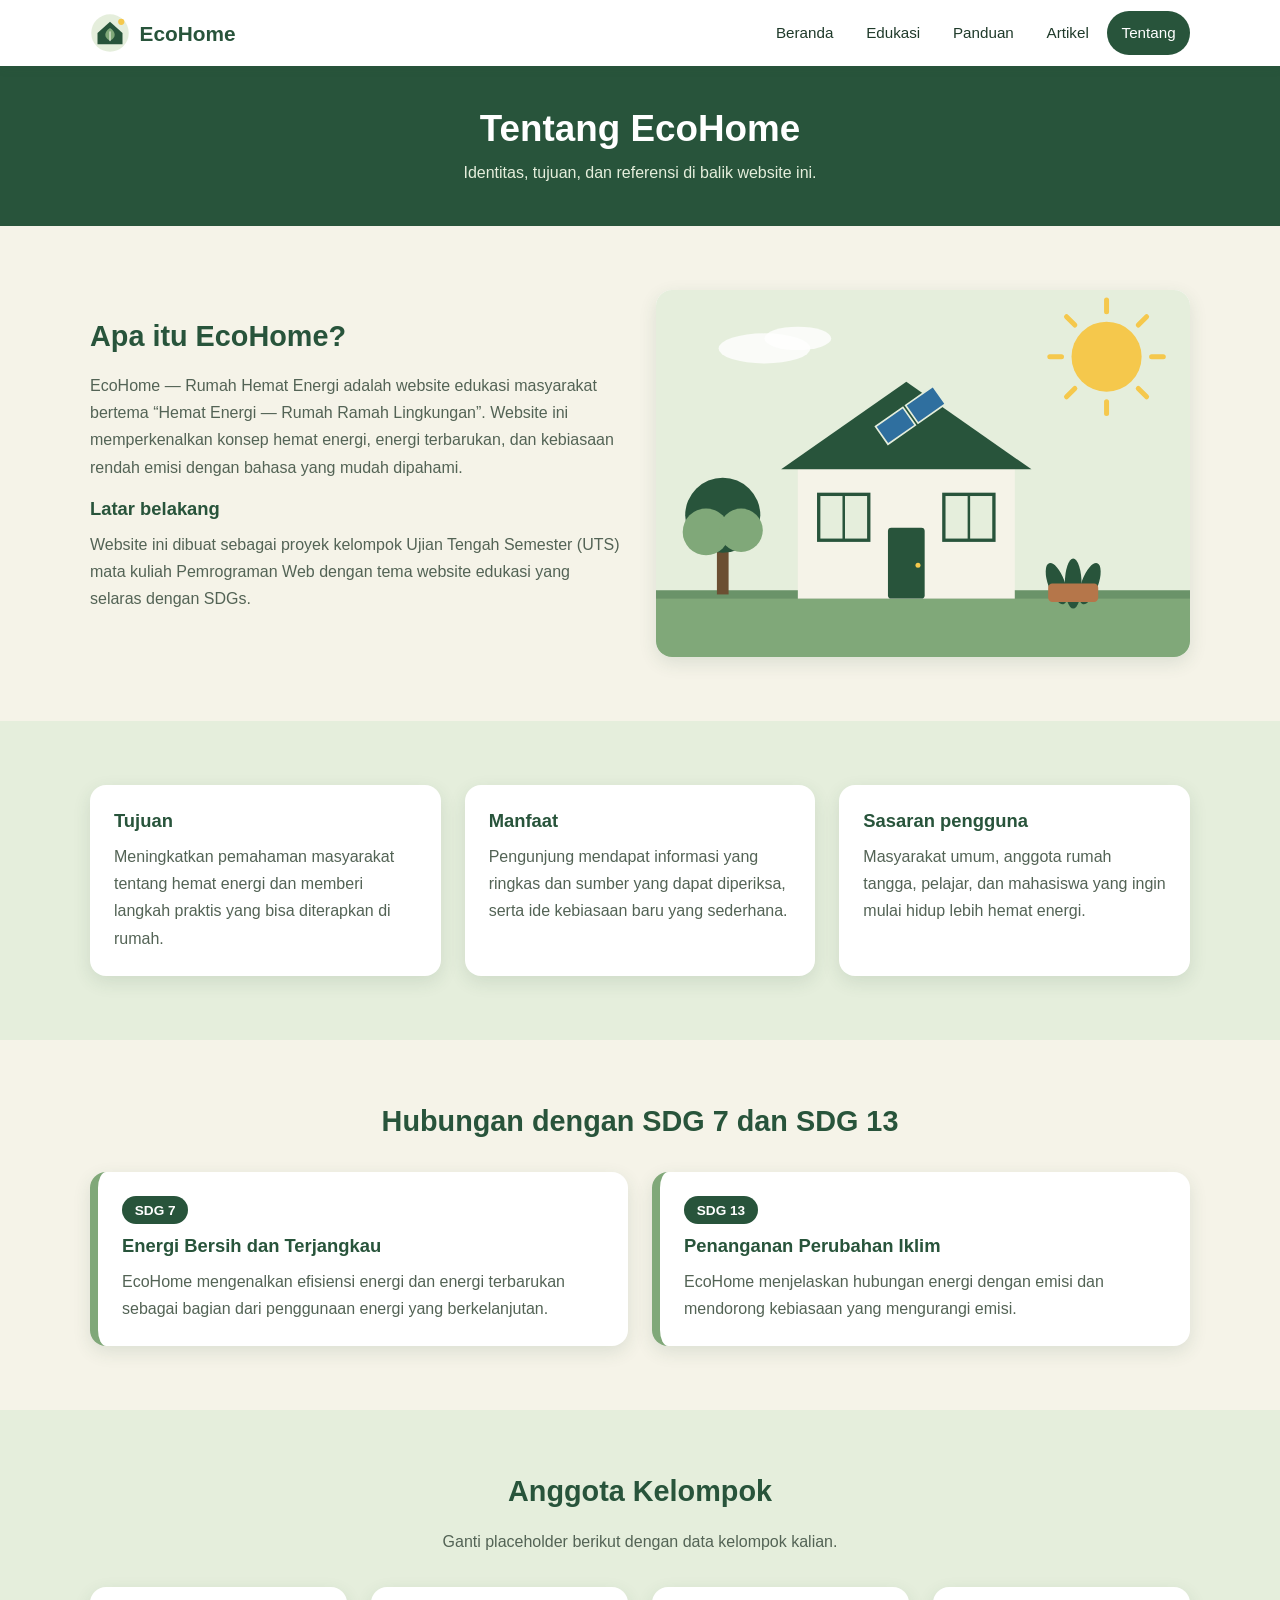
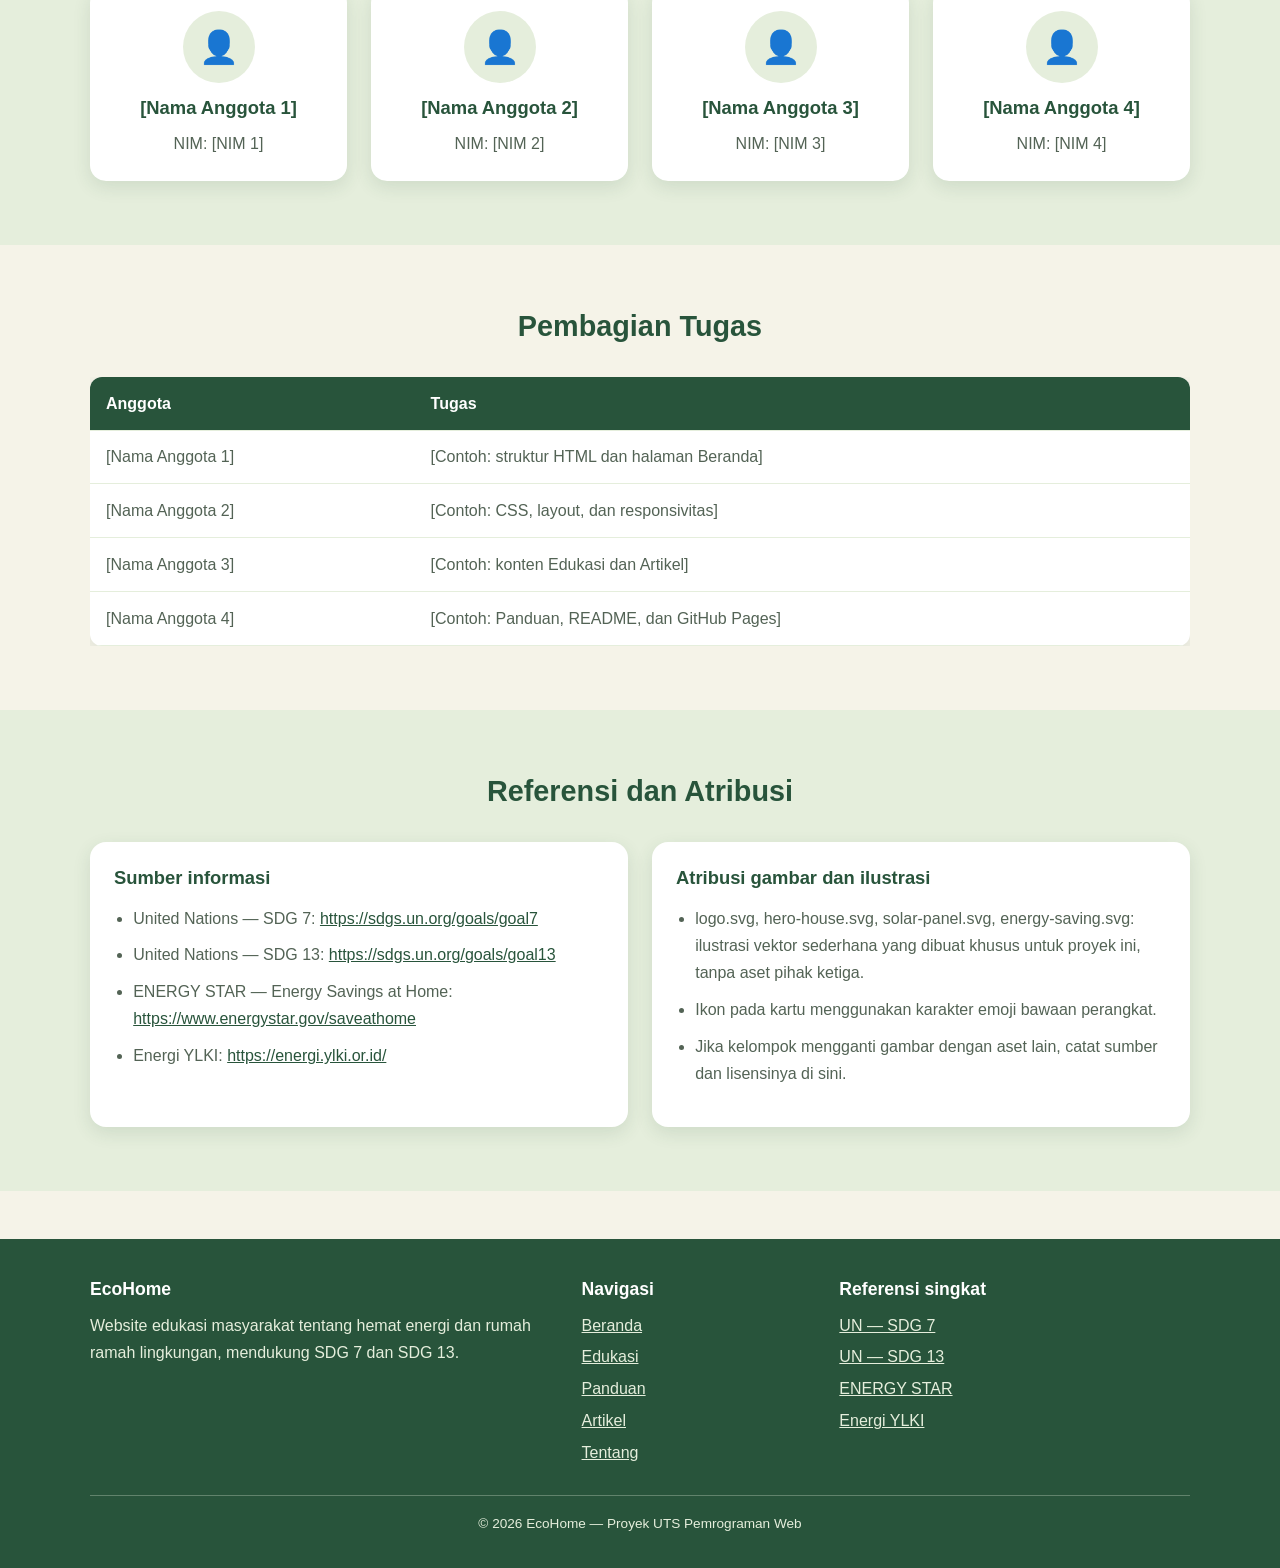
<file: tentang.html>
<!DOCTYPE html>
<html lang="id">
<head>
  <meta charset="UTF-8">
  <meta name="viewport" content="width=device-width, initial-scale=1.0">
  <meta name="description" content="Tentang EcoHome: tujuan website, sasaran pengguna, anggota kelompok, referensi, dan atribusi aset.">
  <title>Tentang — EcoHome</title>
  <link rel="stylesheet" href="css/style.css">
</head>
<body>
  <a class="skip-link" href="#konten">Lewati ke konten utama</a>

  <header class="site-header">
    <div class="container header-inner">
      <a class="brand" href="index.html"><img src="images/logo.svg" alt="" width="40" height="40"><span>EcoHome</span></a>
      <nav aria-label="Navigasi utama">
        <ul class="nav-list">
          <li><a class="nav-link" href="index.html">Beranda</a></li>
          <li><a class="nav-link" href="edukasi.html">Edukasi</a></li>
          <li><a class="nav-link" href="panduan.html">Panduan</a></li>
          <li><a class="nav-link" href="artikel.html">Artikel</a></li>
          <li><a class="nav-link active" href="tentang.html" aria-current="page">Tentang</a></li>
        </ul>
      </nav>
    </div>
  </header>

  <main id="konten">
    <section class="page-banner">
      <div class="container">
        <h1>Tentang EcoHome</h1>
        <p>Identitas, tujuan, dan referensi di balik website ini.</p>
      </div>
    </section>

    <section class="section">
      <div class="container split">
        <div>
          <h2>Apa itu EcoHome?</h2>
          <p>EcoHome — Rumah Hemat Energi adalah website edukasi masyarakat bertema “Hemat Energi — Rumah Ramah Lingkungan”. Website ini memperkenalkan konsep hemat energi, energi terbarukan, dan kebiasaan rendah emisi dengan bahasa yang mudah dipahami.</p>
          <h3>Latar belakang</h3>
          <p>Website ini dibuat sebagai proyek kelompok Ujian Tengah Semester (UTS) mata kuliah Pemrograman Web dengan tema website edukasi yang selaras dengan SDGs.</p>
        </div>
        <img src="images/hero-house.svg" alt="Ilustrasi rumah ramah lingkungan dengan panel surya" width="640" height="440" loading="lazy">
      </div>
    </section>

    <section class="section section-alt">
      <div class="container">
        <div class="grid grid-3">
          <article class="card">
            <h3>Tujuan</h3>
            <p>Meningkatkan pemahaman masyarakat tentang hemat energi dan memberi langkah praktis yang bisa diterapkan di rumah.</p>
          </article>
          <article class="card">
            <h3>Manfaat</h3>
            <p>Pengunjung mendapat informasi yang ringkas dan sumber yang dapat diperiksa, serta ide kebiasaan baru yang sederhana.</p>
          </article>
          <article class="card">
            <h3>Sasaran pengguna</h3>
            <p>Masyarakat umum, anggota rumah tangga, pelajar, dan mahasiswa yang ingin mulai hidup lebih hemat energi.</p>
          </article>
        </div>
      </div>
    </section>

    <section class="section">
      <div class="container">
        <div class="section-title"><h2>Hubungan dengan SDG 7 dan SDG 13</h2></div>
        <div class="grid grid-2">
          <article class="card sdg-card"><span class="sdg-number">SDG 7</span><h3>Energi Bersih dan Terjangkau</h3><p>EcoHome mengenalkan efisiensi energi dan energi terbarukan sebagai bagian dari penggunaan energi yang berkelanjutan.</p></article>
          <article class="card sdg-card"><span class="sdg-number">SDG 13</span><h3>Penanganan Perubahan Iklim</h3><p>EcoHome menjelaskan hubungan energi dengan emisi dan mendorong kebiasaan yang mengurangi emisi.</p></article>
        </div>
      </div>
    </section>

    <section class="section section-alt">
      <div class="container">
        <div class="section-title">
          <h2>Anggota Kelompok</h2>
          <p>Ganti placeholder berikut dengan data kelompok kalian.</p>
        </div>
        <div class="grid grid-4">
          <article class="card member-card"><div class="avatar" aria-hidden="true">👤</div><h3>[Nama Anggota 1]</h3><p>NIM: [NIM 1]</p></article>
          <article class="card member-card"><div class="avatar" aria-hidden="true">👤</div><h3>[Nama Anggota 2]</h3><p>NIM: [NIM 2]</p></article>
          <article class="card member-card"><div class="avatar" aria-hidden="true">👤</div><h3>[Nama Anggota 3]</h3><p>NIM: [NIM 3]</p></article>
          <article class="card member-card"><div class="avatar" aria-hidden="true">👤</div><h3>[Nama Anggota 4]</h3><p>NIM: [NIM 4]</p></article>
        </div>
      </div>
    </section>

    <section class="section">
      <div class="container">
        <div class="section-title"><h2>Pembagian Tugas</h2></div>
        <div class="table-wrap">
          <table>
            <thead><tr><th>Anggota</th><th>Tugas</th></tr></thead>
            <tbody>
              <tr><td>[Nama Anggota 1]</td><td>[Contoh: struktur HTML dan halaman Beranda]</td></tr>
              <tr><td>[Nama Anggota 2]</td><td>[Contoh: CSS, layout, dan responsivitas]</td></tr>
              <tr><td>[Nama Anggota 3]</td><td>[Contoh: konten Edukasi dan Artikel]</td></tr>
              <tr><td>[Nama Anggota 4]</td><td>[Contoh: Panduan, README, dan GitHub Pages]</td></tr>
            </tbody>
          </table>
        </div>
      </div>
    </section>

    <section class="section section-alt">
      <div class="container">
        <div class="section-title"><h2>Referensi dan Atribusi</h2></div>
        <div class="grid grid-2">
          <article class="card">
            <h3>Sumber informasi</h3>
            <ul class="ref-list">
              <li>United Nations — SDG 7: <a href="https://sdgs.un.org/goals/goal7" target="_blank" rel="noopener">https://sdgs.un.org/goals/goal7</a></li>
              <li>United Nations — SDG 13: <a href="https://sdgs.un.org/goals/goal13" target="_blank" rel="noopener">https://sdgs.un.org/goals/goal13</a></li>
              <li>ENERGY STAR — Energy Savings at Home: <a href="https://www.energystar.gov/saveathome" target="_blank" rel="noopener">https://www.energystar.gov/saveathome</a></li>
              <li>Energi YLKI: <a href="https://energi.ylki.or.id/" target="_blank" rel="noopener">https://energi.ylki.or.id/</a></li>
            </ul>
          </article>
          <article class="card">
            <h3>Atribusi gambar dan ilustrasi</h3>
            <ul class="ref-list">
              <li>logo.svg, hero-house.svg, solar-panel.svg, energy-saving.svg: ilustrasi vektor sederhana yang dibuat khusus untuk proyek ini, tanpa aset pihak ketiga.</li>
              <li>Ikon pada kartu menggunakan karakter emoji bawaan perangkat.</li>
              <li>Jika kelompok mengganti gambar dengan aset lain, catat sumber dan lisensinya di sini.</li>
            </ul>
          </article>
        </div>
      </div>
    </section>
  </main>

  <footer class="site-footer">
    <div class="container">
      <div class="footer-grid">
        <div>
          <h2>EcoHome</h2>
          <p>Website edukasi masyarakat tentang hemat energi dan rumah ramah lingkungan, mendukung SDG 7 dan SDG 13.</p>
        </div>
        <nav aria-label="Navigasi footer">
          <h2>Navigasi</h2>
          <ul class="footer-links">
            <li><a href="index.html">Beranda</a></li>
            <li><a href="edukasi.html">Edukasi</a></li>
            <li><a href="panduan.html">Panduan</a></li>
            <li><a href="artikel.html">Artikel</a></li>
            <li><a href="tentang.html">Tentang</a></li>
          </ul>
        </nav>
        <div>
          <h2>Referensi singkat</h2>
          <ul class="footer-links">
            <li><a href="https://sdgs.un.org/goals/goal7" target="_blank" rel="noopener">UN — SDG 7</a></li>
            <li><a href="https://sdgs.un.org/goals/goal13" target="_blank" rel="noopener">UN — SDG 13</a></li>
            <li><a href="https://www.energystar.gov/saveathome" target="_blank" rel="noopener">ENERGY STAR</a></li>
            <li><a href="https://energi.ylki.or.id/" target="_blank" rel="noopener">Energi YLKI</a></li>
          </ul>
        </div>
      </div>
      <p class="footer-bottom">© 2026 EcoHome — Proyek UTS Pemrograman Web</p>
    </div>
  </footer>
</body>
</html>
</file>
<file: css/style.css>
/* ==========================================================
   EcoHome - style.css
   Pendekatan mobile-first: gaya dasar untuk layar kecil,
   lalu diperluas dengan media query min-width.
   ========================================================== */

/* 1. CSS VARIABLES: nilai desain yang dipakai berulang */
:root {
  --green-dark: #28543B;
  --green-leaf: #80A879;
  --green-light: #E5EEDC;
  --cream: #F5F3E8;
  --white: #FFFFFF;
  --text: #536355;
  --text-strong: #1F3A2A;
  --radius: 16px;
  --shadow: 0 6px 18px rgba(40, 84, 59, 0.12);
  --shadow-hover: 0 10px 24px rgba(40, 84, 59, 0.2);
  --font: "Poppins", Arial, Helvetica, sans-serif;
  --space: 1.25rem;
}

/* 2. RESET SEDERHANA */
*, *::before, *::after { box-sizing: border-box; }
html { scroll-behavior: smooth; }
body {
  margin: 0;
  font-family: var(--font);
  font-size: 1rem;
  line-height: 1.7;
  color: var(--text);
  background: var(--cream);
}
img { max-width: 100%; height: auto; display: block; }
h1, h2, h3 { color: var(--green-dark); line-height: 1.25; margin: 0 0 0.6em; }
h1 { font-size: 1.9rem; }
h2 { font-size: 1.5rem; }
h3 { font-size: 1.15rem; }
p { margin: 0 0 1em; }
a { color: var(--green-dark); }
ul { padding-left: 1.2rem; }

/* Fokus keyboard yang jelas */
a:focus-visible, button:focus-visible, summary:focus-visible, input:focus-visible {
  outline: 3px solid var(--green-dark);
  outline-offset: 3px;
  border-radius: 6px;
}

/* 3. LAYOUT UMUM */
.container { width: 100%; max-width: 1140px; margin: 0 auto; padding: 0 var(--space); }
.section { padding: 3rem 0; }
.section-alt { background: var(--green-light); }
.section-title { text-align: center; margin-bottom: 2rem; }
.section-title p { max-width: 640px; margin: 0 auto; }
.eyebrow {
  display: inline-block; font-size: 0.8rem; font-weight: 700; letter-spacing: 0.08em;
  text-transform: uppercase; color: var(--green-leaf); margin-bottom: 0.4rem;
}
.skip-link {
  position: absolute; left: -999px; top: 0; background: var(--green-dark);
  color: var(--white); padding: 0.6rem 1rem; z-index: 100;
}
.skip-link:focus { left: 0; }

/* 4. HEADER & NAVIGASI (Flexbox) */
.site-header {
  background: var(--white); position: sticky; top: 0; z-index: 50;
  box-shadow: 0 2px 10px rgba(40, 84, 59, 0.1);
}
.header-inner {
  display: flex; flex-direction: column; align-items: center; gap: 0.5rem; padding-top: 0.7rem; padding-bottom: 0.7rem;
}
.brand {
  display: flex; align-items: center; gap: 0.6rem; text-decoration: none;
  font-weight: 700; font-size: 1.3rem; color: var(--green-dark);
}
.nav-list {
  list-style: none; margin: 0; padding: 0;
  display: flex; flex-wrap: wrap; justify-content: center; gap: 0.25rem;
}
.nav-link {
  display: block; padding: 0.55rem 0.9rem; min-height: 44px; line-height: 1.7;
  text-decoration: none; font-weight: 500; font-size: 0.95rem;
  color: var(--text-strong); border-radius: 999px; transition: background 0.2s, color 0.2s;
}
.nav-link:hover { background: var(--green-light); }
.nav-link.active { background: var(--green-dark); color: var(--white); }

/* 5. TOMBOL */
.btn {
  display: inline-block; padding: 0.8rem 1.6rem; min-height: 44px;
  border-radius: 999px; font-weight: 600; text-decoration: none;
  border: 2px solid var(--green-dark); transition: transform 0.2s, background 0.2s, color 0.2s, box-shadow 0.2s;
}
.btn-primary { background: var(--green-dark); color: var(--white); }
.btn-primary:hover { background: #1d3f2c; transform: translateY(-2px); box-shadow: var(--shadow-hover); }
.btn-outline { background: transparent; color: var(--green-dark); }
.btn-outline:hover { background: var(--green-dark); color: var(--white); transform: translateY(-2px); }
.btn-row { display: flex; flex-wrap: wrap; gap: 0.8rem; margin-top: 1.2rem; }

/* 6. HERO (Grid) */
.hero { background: linear-gradient(180deg, var(--green-light), var(--cream)); padding: 2.5rem 0 3rem; }
.hero-grid { display: grid; grid-template-columns: 1fr; gap: 2rem; align-items: center; }
.hero h1 { font-size: 2.2rem; }
.hero p.lead { font-size: 1.1rem; }
.hero-img { border-radius: var(--radius); box-shadow: var(--shadow); background: var(--white); }

/* Banner judul halaman dalam */
.page-banner { background: var(--green-dark); color: var(--white); padding: 2.5rem 0; text-align: center; }
.page-banner h1 { color: var(--white); margin-bottom: 0.4rem; }
.page-banner p { margin: 0 auto; max-width: 640px; color: var(--green-light); }

/* 7. KARTU (Grid) */
.grid { display: grid; gap: 1.5rem; grid-template-columns: 1fr; }
.card {
  background: var(--white); border-radius: var(--radius); padding: 1.5rem;
  box-shadow: var(--shadow); transition: transform 0.25s, box-shadow 0.25s;
}
.card:hover { transform: translateY(-4px); box-shadow: var(--shadow-hover); }
.card-icon {
  display: inline-flex; align-items: center; justify-content: center;
  width: 56px; height: 56px; font-size: 1.7rem; border-radius: 50%;
  background: var(--green-light); margin-bottom: 0.8rem;
}
.card img { border-radius: 12px; margin-bottom: 1rem; width: 100%; }
.card p:last-child { margin-bottom: 0; }

/* Kartu SDG */
.sdg-card { border-left: 8px solid var(--green-leaf); }
.sdg-number {
  display: inline-block; background: var(--green-dark); color: var(--white);
  font-weight: 700; padding: 0.15rem 0.8rem; border-radius: 999px; font-size: 0.85rem; margin-bottom: 0.6rem;
}

/* Pengantar 2 kolom */
.split { display: grid; grid-template-columns: 1fr; gap: 2rem; align-items: center; }
.split img { border-radius: var(--radius); box-shadow: var(--shadow); background: var(--white); }

/* Ajakan bertindak */
.cta {
  background: var(--green-dark); color: var(--green-light); text-align: center;
  border-radius: var(--radius); padding: 2.5rem 1.5rem;
}
.cta h2 { color: var(--white); }

/* 8. HALAMAN PANDUAN */
.tip-group { margin-bottom: 2.5rem; }
.tip-group h2 { display: flex; align-items: center; gap: 0.6rem; }
.tip-card h3 { margin-bottom: 0.3rem; }

.checklist { list-style: none; padding: 0; margin: 0; }
.checklist li { margin-bottom: 0.4rem; }
.checklist label {
  display: flex; align-items: flex-start; gap: 0.8rem; background: var(--white);
  padding: 0.9rem 1rem; border-radius: 12px; box-shadow: var(--shadow); cursor: pointer; min-height: 44px;
}
.checklist input { width: 22px; height: 22px; margin-top: 0.2rem; accent-color: var(--green-dark); flex-shrink: 0; }
.checklist input:checked + span { text-decoration: line-through; color: var(--green-leaf); }
.note {
  background: var(--green-light); border-left: 6px solid var(--green-leaf);
  padding: 0.8rem 1rem; border-radius: 8px; font-size: 0.92rem; margin-top: 1rem;
}

/* 9. HALAMAN ARTIKEL */
.toc { display: flex; flex-wrap: wrap; gap: 0.6rem; justify-content: center; margin-bottom: 2rem; padding: 0; list-style: none; }
.toc a {
  display: block; padding: 0.5rem 1rem; background: var(--white); border-radius: 999px;
  text-decoration: none; box-shadow: var(--shadow); font-size: 0.92rem; transition: background 0.2s;
}
.toc a:hover { background: var(--green-light); }
.article {
  background: var(--white); border-radius: var(--radius); box-shadow: var(--shadow);
  padding: 1.5rem; margin-bottom: 2rem; scroll-margin-top: 150px;
}
.article img { border-radius: 12px; margin-bottom: 1rem; width: 100%; max-height: 320px; object-fit: contain; background: var(--green-light); }
.article .summary { font-weight: 500; color: var(--text-strong); border-left: 5px solid var(--green-leaf); padding-left: 1rem; }
.article .source { font-size: 0.9rem; border-top: 1px dashed var(--green-leaf); padding-top: 0.8rem; margin-top: 1.2rem; }

/* FAQ dengan details/summary */
details {
  background: var(--white); border-radius: 12px; box-shadow: var(--shadow);
  margin-bottom: 0.8rem; padding: 0 1.2rem;
}
summary { cursor: pointer; font-weight: 600; color: var(--green-dark); padding: 1rem 0; min-height: 44px; }
details[open] summary { border-bottom: 1px solid var(--green-light); margin-bottom: 0.8rem; }

/* 10. HALAMAN TENTANG */
.member-card { text-align: center; }
.avatar {
  width: 72px; height: 72px; border-radius: 50%; background: var(--green-light);
  display: flex; align-items: center; justify-content: center; font-size: 2rem; margin: 0 auto 0.8rem;
}
.table-wrap { overflow-x: auto; }
table { width: 100%; border-collapse: collapse; background: var(--white); border-radius: 12px; overflow: hidden; box-shadow: var(--shadow); }
th, td { text-align: left; padding: 0.8rem 1rem; border-bottom: 1px solid var(--green-light); vertical-align: top; }
th { background: var(--green-dark); color: var(--white); }
.ref-list li { margin-bottom: 0.6rem; overflow-wrap: anywhere; }

/* 11. FOOTER */
.site-footer { background: var(--green-dark); color: var(--green-light); padding: 2.5rem 0 1.2rem; margin-top: 3rem; }
.site-footer h2 { color: var(--white); font-size: 1.1rem; }
.site-footer a { color: var(--green-light); }
.site-footer a:hover { color: var(--white); }
.footer-grid { display: grid; grid-template-columns: 1fr; gap: 1.5rem; }
.footer-links { list-style: none; padding: 0; margin: 0; }
.footer-links li { margin-bottom: 0.3rem; }
.footer-bottom { border-top: 1px solid rgba(229, 238, 220, 0.3); margin-top: 1.5rem; padding-top: 1rem; font-size: 0.85rem; text-align: center; }
.site-footer .container > .footer-grid a { overflow-wrap: anywhere; }

/* ==========================================================
   MEDIA QUERIES
   ========================================================== */

/* Tablet (>= 768px) */
@media (min-width: 768px) {
  h1 { font-size: 2.3rem; }
  h2 { font-size: 1.8rem; }
  .header-inner { flex-direction: row; justify-content: space-between; }
  .grid-2 { grid-template-columns: repeat(2, 1fr); }
  .grid-3 { grid-template-columns: repeat(2, 1fr); }
  .grid-4 { grid-template-columns: repeat(2, 1fr); }
  .split { grid-template-columns: 1fr 1fr; }
  .footer-grid { grid-template-columns: repeat(2, 1fr); }
  .article { padding: 2rem; }
  .hero h1 { font-size: 2.6rem; }
}

/* Desktop (>= 1024px) */
@media (min-width: 1024px) {
  .hero-grid { grid-template-columns: 1.1fr 1fr; }
  .hero h1 { font-size: 3rem; }
  .grid-3 { grid-template-columns: repeat(3, 1fr); }
  .grid-4 { grid-template-columns: repeat(4, 1fr); }
  .footer-grid { grid-template-columns: 2fr 1fr 1.5fr; }
  .section { padding: 4rem 0; }
}

/* Layar sangat kecil (<= 380px) */
@media (max-width: 380px) {
  .hero h1 { font-size: 1.9rem; }
  .nav-link { padding: 0.5rem 0.7rem; font-size: 0.9rem; }
}

/* Hormati preferensi pengurangan animasi */
@media (prefers-reduced-motion: reduce) {
  * { transition: none !important; scroll-behavior: auto !important; }
}
</file>
